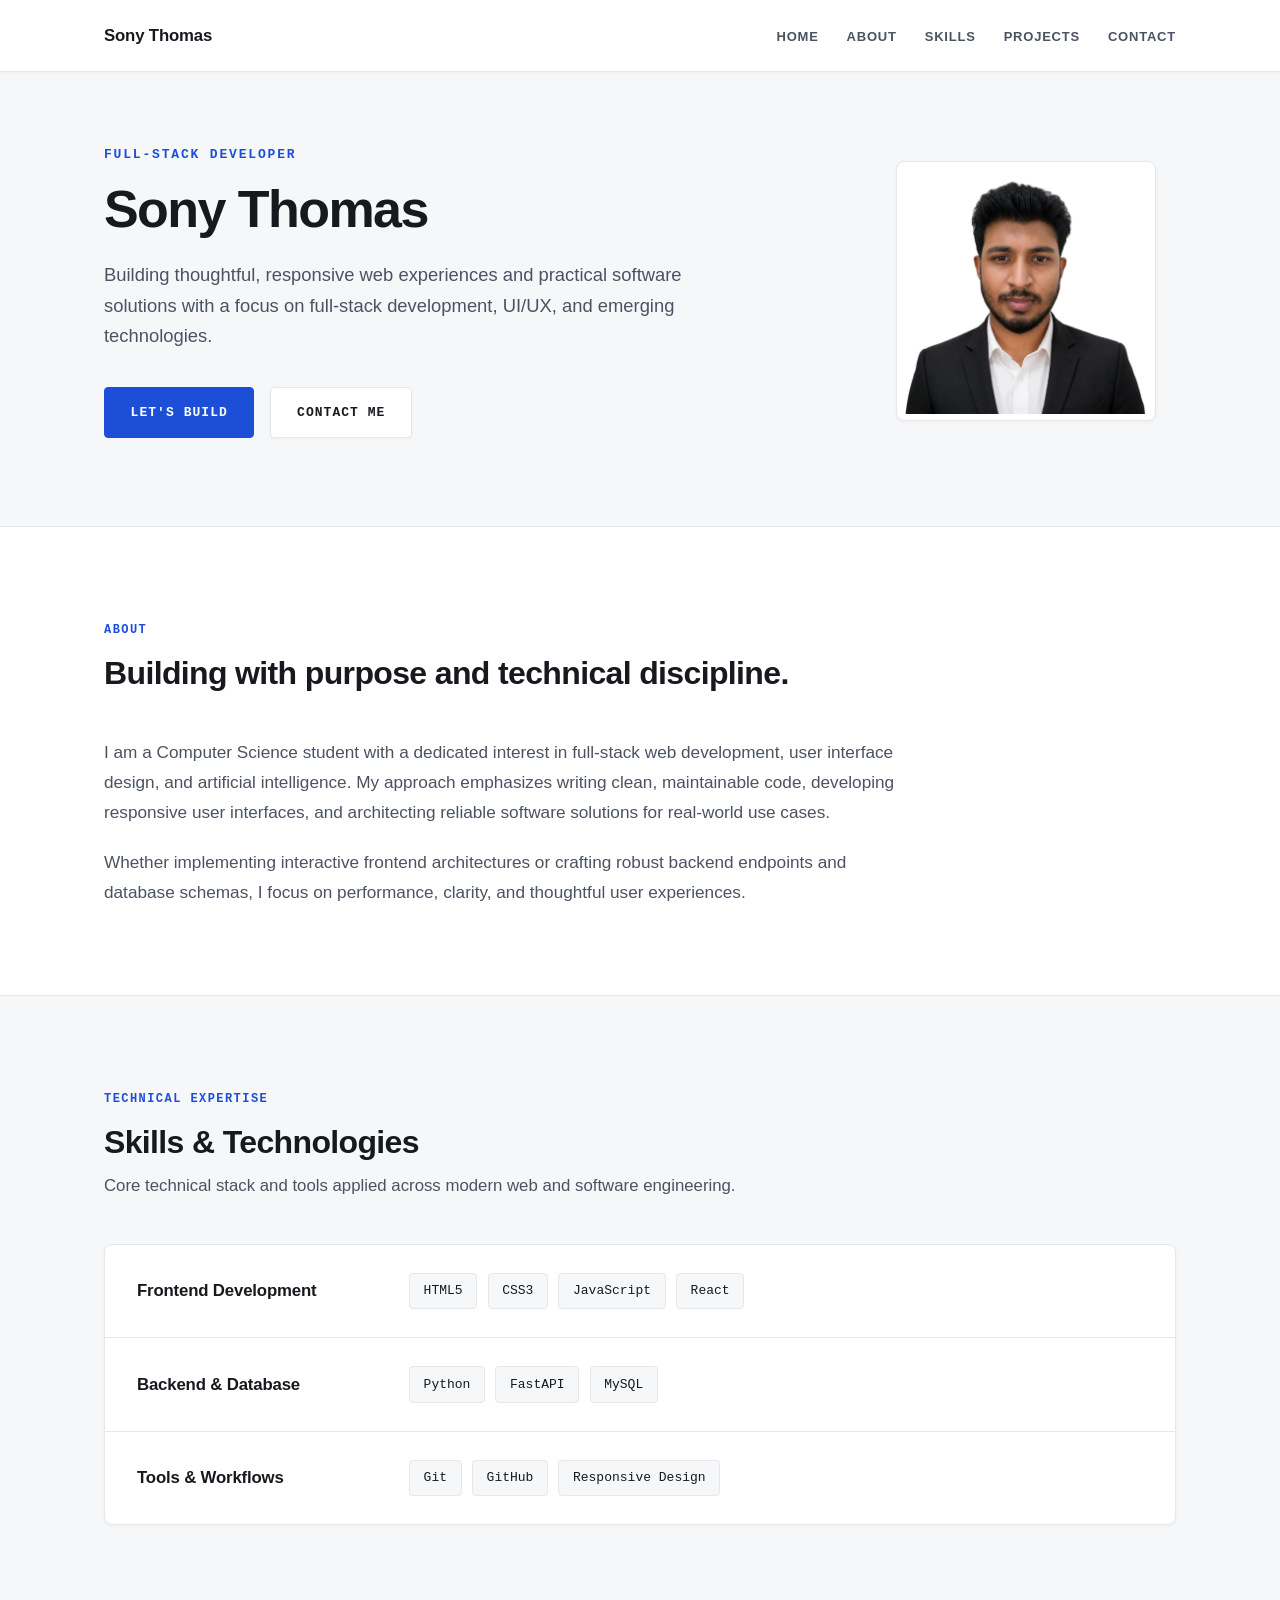
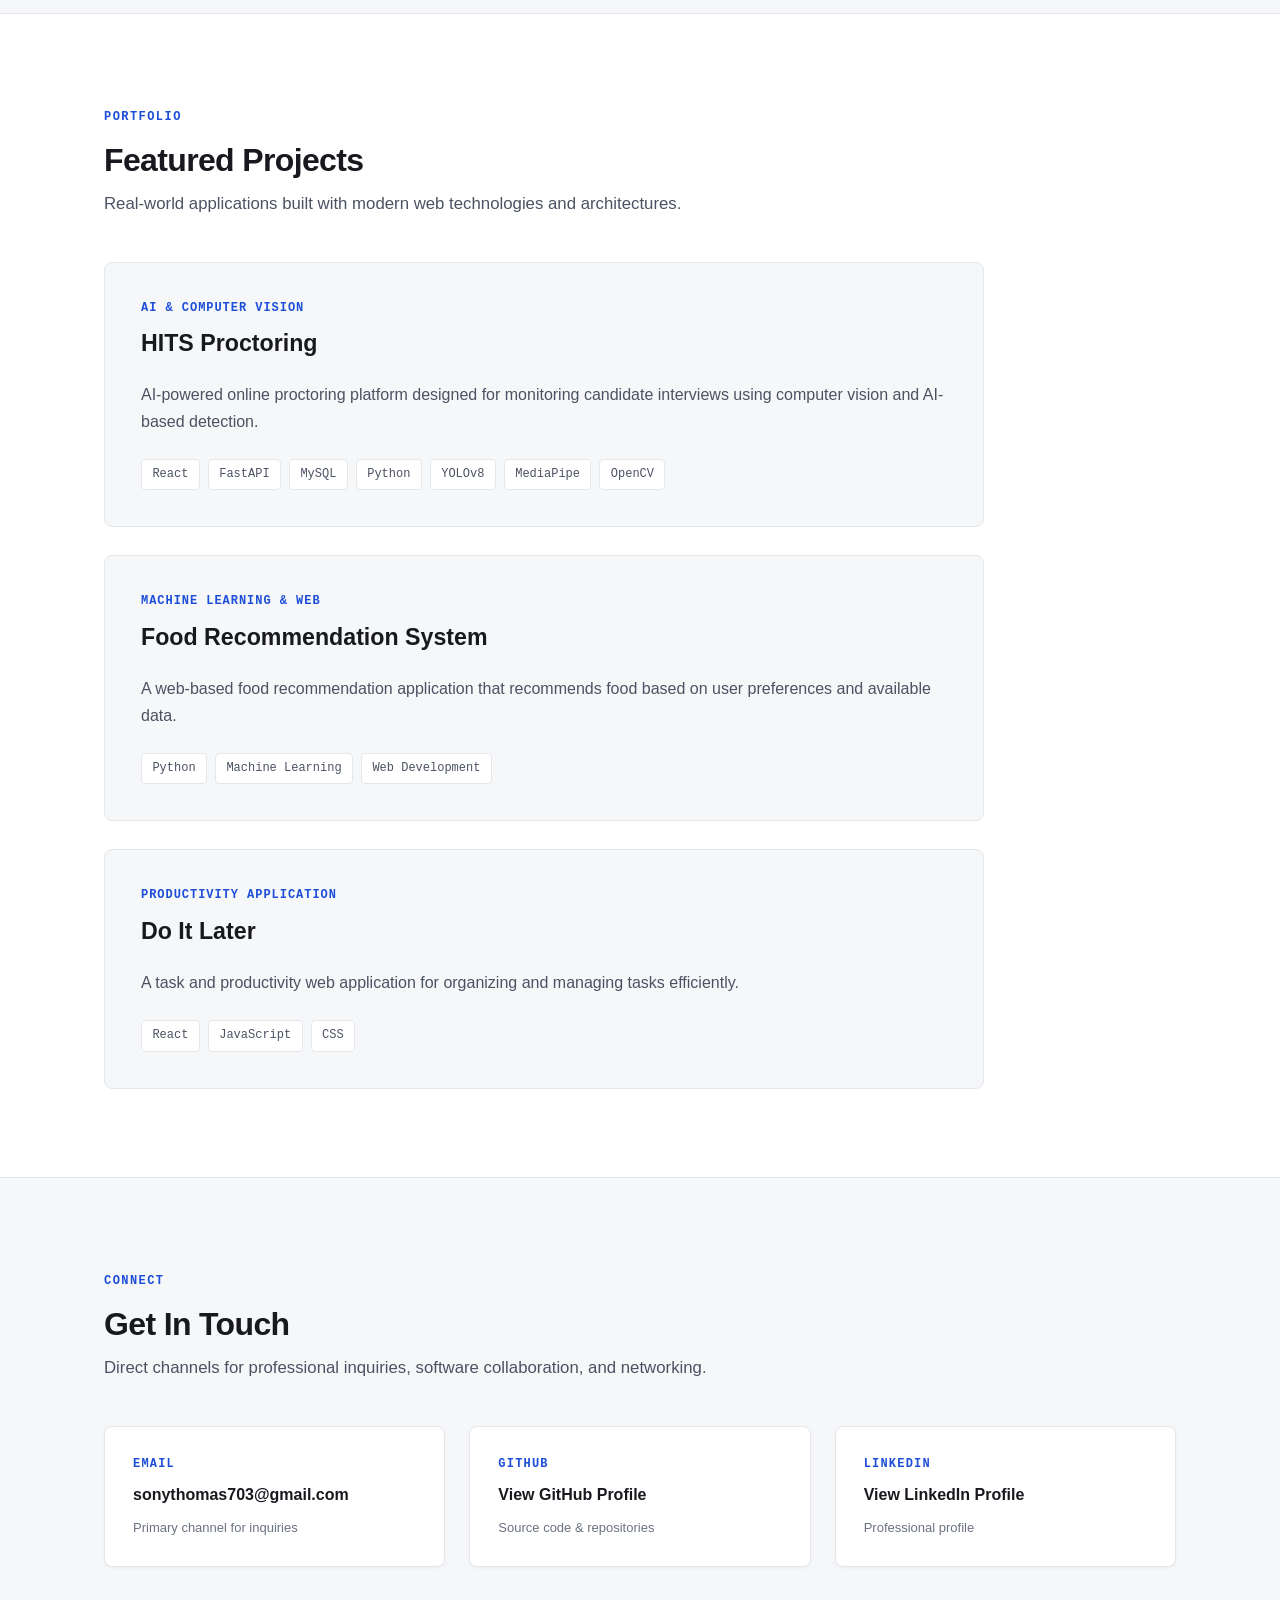
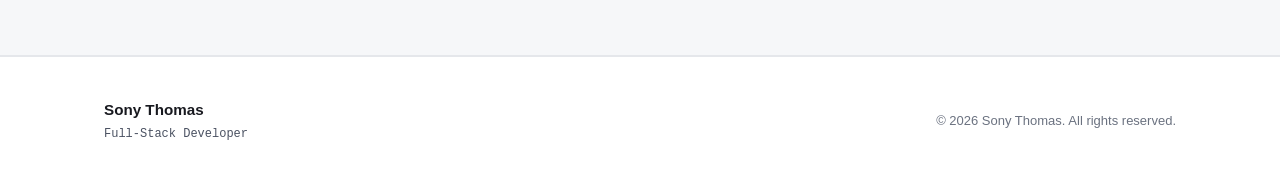
<file: Task-02/index.html>
<!DOCTYPE html>
<html lang="en">
<head>
  <meta charset="UTF-8">
  <meta name="viewport" content="width=device-width, initial-scale=1.0">
  <meta name="description" content="Sony Thomas — Full-Stack Developer Portfolio. Building responsive web experiences and practical software solutions.">
  <title>Sony Thomas | Full-Stack Developer</title>
  <link rel="stylesheet" href="style.css">
</head>
<body>
  <!-- Header & Navigation -->
  <header class="site-header">
    <div class="container nav-container">
      <a href="#home" class="nav-brand" aria-label="Sony Thomas Portfolio Home">
        Sony Thomas
      </a>
      <nav class="site-nav" aria-label="Primary Navigation">
        <ul class="nav-list">
          <li><a href="#home" class="nav-link">HOME</a></li>
          <li><a href="#about" class="nav-link">ABOUT</a></li>
          <li><a href="#skills" class="nav-link">SKILLS</a></li>
          <li><a href="#projects" class="nav-link">PROJECTS</a></li>
          <li><a href="#contact" class="nav-link">CONTACT</a></li>
        </ul>
      </nav>
    </div>
  </header>

  <!-- Main Content -->
  <main>
    <!-- Hero Section -->
    <section id="home" class="hero-section" aria-labelledby="hero-title">
      <div class="container hero-grid">
        <div class="hero-content">
          <span class="eyebrow">FULL-STACK DEVELOPER</span>
          <h1 id="hero-title" class="hero-title">Sony Thomas</h1>
          <p class="hero-description">
            Building thoughtful, responsive web experiences and practical software solutions with a focus on full-stack development, UI/UX, and emerging technologies.
          </p>
          <div class="hero-actions">
            <a href="#projects" class="btn btn-primary">LET'S BUILD</a>
            <a href="#contact" class="btn btn-secondary">CONTACT ME</a>
          </div>
        </div>
        <div class="hero-visual">
          <div class="image-frame">
            <img 
              src="assets/profile1.png" 
              alt="Portrait photograph of Sony Thomas" 
              class="profile-img"
              width="260"
              height="260"
            >
          </div>
        </div>
      </div>
    </section>

    <!-- About Section -->
    <section id="about" class="section about-section" aria-labelledby="about-heading">
      <div class="container">
        <div class="section-header">
          <span class="section-label">ABOUT</span>
          <h2 id="about-heading" class="section-title">Building with purpose and technical discipline.</h2>
        </div>
        <div class="about-content">
          <p>
            I am a Computer Science student with a dedicated interest in full-stack web development, user interface design, and artificial intelligence. My approach emphasizes writing clean, maintainable code, developing responsive user interfaces, and architecting reliable software solutions for real-world use cases.
          </p>
          <p>
            Whether implementing interactive frontend architectures or crafting robust backend endpoints and database schemas, I focus on performance, clarity, and thoughtful user experiences.
          </p>
        </div>
      </div>
    </section>

    <!-- Skills Section -->
    <section id="skills" class="section skills-section" aria-labelledby="skills-heading">
      <div class="container">
        <div class="section-header">
          <span class="section-label">TECHNICAL EXPERTISE</span>
          <h2 id="skills-heading" class="section-title">Skills & Technologies</h2>
          <p class="section-subtitle">Core technical stack and tools applied across modern web and software engineering.</p>
        </div>
        <div class="skills-list-container">
          <div class="skills-row">
            <h3 class="skills-group-title">Frontend Development</h3>
            <div class="skills-tags-wrap">
              <span class="skill-badge">HTML5</span>
              <span class="skill-badge">CSS3</span>
              <span class="skill-badge">JavaScript</span>
              <span class="skill-badge">React</span>
            </div>
          </div>
          <div class="skills-row">
            <h3 class="skills-group-title">Backend & Database</h3>
            <div class="skills-tags-wrap">
              <span class="skill-badge">Python</span>
              <span class="skill-badge">FastAPI</span>
              <span class="skill-badge">MySQL</span>
            </div>
          </div>
          <div class="skills-row">
            <h3 class="skills-group-title">Tools & Workflows</h3>
            <div class="skills-tags-wrap">
              <span class="skill-badge">Git</span>
              <span class="skill-badge">GitHub</span>
              <span class="skill-badge">Responsive Design</span>
            </div>
          </div>
        </div>
      </div>
    </section>

    <!-- Projects Section -->
    <section id="projects" class="section projects-section" aria-labelledby="projects-heading">
      <div class="container">
        <div class="section-header">
          <span class="section-label">PORTFOLIO</span>
          <h2 id="projects-heading" class="section-title">Featured Projects</h2>
          <p class="section-subtitle">Real-world applications built with modern web technologies and architectures.</p>
        </div>
        <div class="projects-grid">
          <!-- Project 1 -->
          <article class="project-card">
            <div class="project-header">
              <span class="project-category">AI & Computer Vision</span>
              <h3 class="project-title">HITS Proctoring</h3>
            </div>
            <p class="project-description">
              AI-powered online proctoring platform designed for monitoring candidate interviews using computer vision and AI-based detection.
            </p>
            <div class="project-stack" aria-label="Technologies used">
              <span class="tech-tag">React</span>
              <span class="tech-tag">FastAPI</span>
              <span class="tech-tag">MySQL</span>
              <span class="tech-tag">Python</span>
              <span class="tech-tag">YOLOv8</span>
              <span class="tech-tag">MediaPipe</span>
              <span class="tech-tag">OpenCV</span>
            </div>
          </article>

          <!-- Project 2 -->
          <article class="project-card">
            <div class="project-header">
              <span class="project-category">Machine Learning & Web</span>
              <h3 class="project-title">Food Recommendation System</h3>
            </div>
            <p class="project-description">
              A web-based food recommendation application that recommends food based on user preferences and available data.
            </p>
            <div class="project-stack" aria-label="Technologies used">
              <span class="tech-tag">Python</span>
              <span class="tech-tag">Machine Learning</span>
              <span class="tech-tag">Web Development</span>
            </div>
          </article>

          <!-- Project 3 -->
          <article class="project-card">
            <div class="project-header">
              <span class="project-category">Productivity Application</span>
              <h3 class="project-title">Do It Later</h3>
            </div>
            <p class="project-description">
              A task and productivity web application for organizing and managing tasks efficiently.
            </p>
            <div class="project-stack" aria-label="Technologies used">
              <span class="tech-tag">React</span>
              <span class="tech-tag">JavaScript</span>
              <span class="tech-tag">CSS</span>
            </div>
          </article>
        </div>
      </div>
    </section>

    <!-- Contact Section -->
    <section id="contact" class="section contact-section" aria-labelledby="contact-heading">
      <div class="container">
        <div class="section-header">
          <span class="section-label">CONNECT</span>
          <h2 id="contact-heading" class="section-title">Get In Touch</h2>
          <p class="section-subtitle">Direct channels for professional inquiries, software collaboration, and networking.</p>
        </div>
        <div class="contact-grid">
          <div class="contact-card">
            <span class="contact-channel">EMAIL</span>
            <a href="mailto:sonythomas703@gmail.com" class="contact-link">sonythomas703@gmail.com</a>
            <span class="contact-note">Primary channel for inquiries</span>
          </div>
          <div class="contact-card">
            <span class="contact-channel">GITHUB</span>
            <a href="https://github.com/sonythomas07" target="_blank" rel="noopener noreferrer" class="contact-link">View GitHub Profile</a>
            <span class="contact-note">Source code & repositories</span>
          </div>
          <div class="contact-card">
            <span class="contact-channel">LINKEDIN</span>
            <a href="https://www.linkedin.com/in/sony-thomas-dev/" target="_blank" rel="noopener noreferrer" class="contact-link">View LinkedIn Profile</a>
            <span class="contact-note">Professional profile</span>
          </div>
        </div>
      </div>
    </section>
  </main>

  <!-- Footer -->
  <footer class="site-footer">
    <div class="container footer-container">
      <div class="footer-info">
        <p class="footer-brand">Sony Thomas</p>
        <p class="footer-role">Full-Stack Developer</p>
      </div>
      <div class="footer-copyright">
        <p>&copy; 2026 Sony Thomas. All rights reserved.</p>
      </div>
    </div>
  </footer>
</body>
</html>
</file>
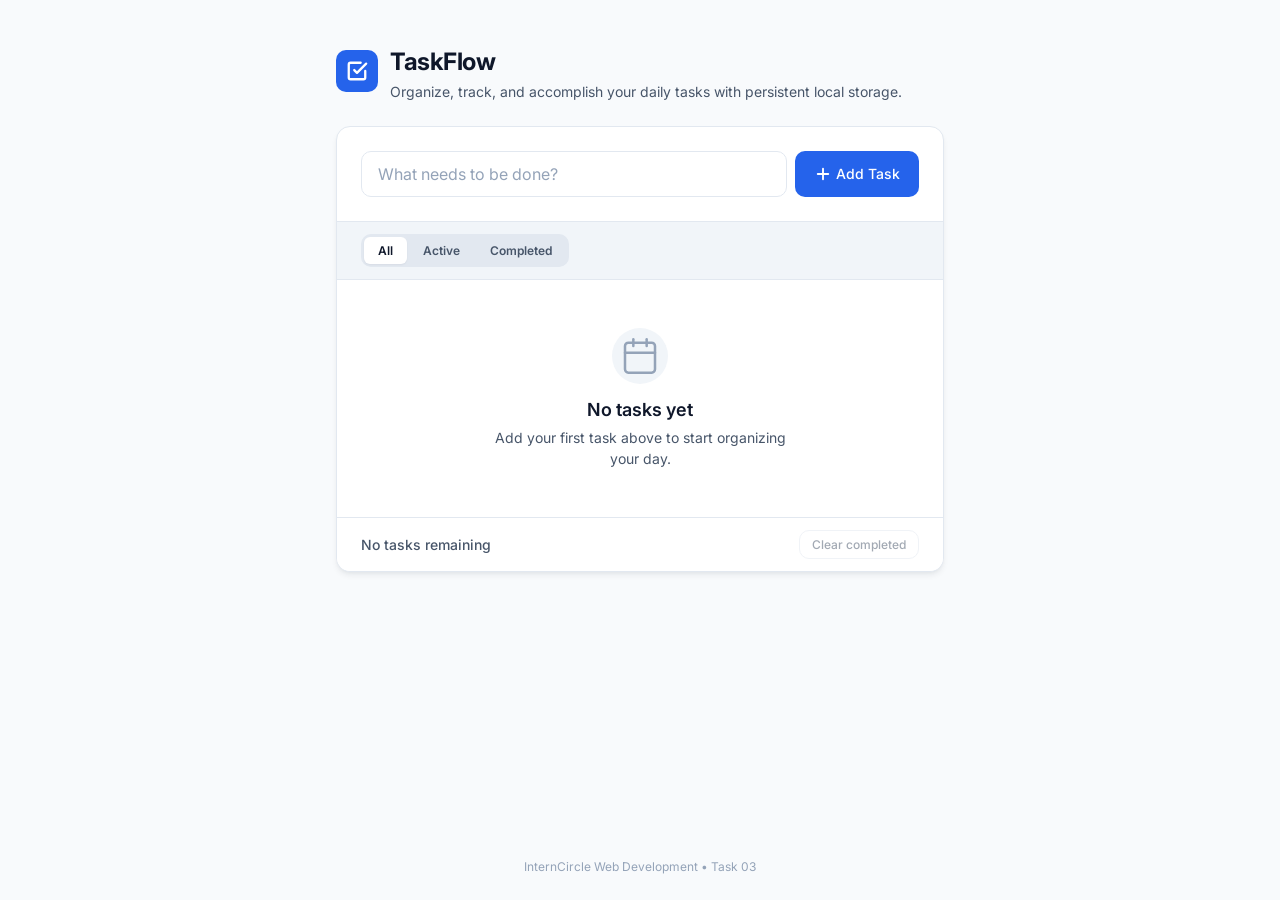
<file: Task-03/index.html>
<!DOCTYPE html>
<html lang="en">
<head>
  <meta charset="UTF-8">
  <meta name="viewport" content="width=device-width, initial-scale=1.0">
  <meta name="description" content="TaskFlow — A clean, interactive To-Do List web application with local storage persistence, task filtering, and responsive design.">
  <title>TaskFlow — Interactive To-Do List</title>
  
  <!-- Google Fonts: Inter -->
  <link rel="preconnect" href="https://fonts.googleapis.com">
  <link rel="preconnect" href="https://fonts.gstatic.com" crossorigin>
  <link href="https://fonts.googleapis.com/css2?family=Inter:wght@400;500;600;700&display=swap" rel="stylesheet">
  
  <!-- Stylesheet -->
  <link rel="stylesheet" href="style.css">
</head>
<body>
  <div class="app-container">
    <!-- Header -->
    <header class="app-header">
      <div class="header-content">
        <div class="logo-badge" aria-hidden="true">
          <svg width="22" height="22" viewBox="0 0 24 24" fill="none" stroke="currentColor" stroke-width="2.5" stroke-linecap="round" stroke-linejoin="round">
            <path d="M9 11l3 3L22 4"></path>
            <path d="M21 12v7a2 2 0 0 1-2 2H5a2 2 0 0 1-2-2V5a2 2 0 0 1 2-2h11"></path>
          </svg>
        </div>
        <div>
          <h1 class="app-title">TaskFlow</h1>
          <p class="app-description">Organize, track, and accomplish your daily tasks with persistent local storage.</p>
        </div>
      </div>
    </header>

    <!-- Main Content -->
    <main class="app-main">
      <div class="card app-card">
        <!-- Add Task Form Section -->
        <section class="task-input-section" aria-label="Add new task">
          <form id="task-form" class="task-form" novalidate>
            <div class="input-wrapper">
              <label for="task-input" class="visually-hidden">Task description</label>
              <input
                type="text"
                id="task-input"
                class="task-input"
                placeholder="What needs to be done?"
                autocomplete="off"
                maxlength="250"
                aria-describedby="task-validation-error"
                required
              >
              <button type="submit" id="add-task-btn" class="btn btn-primary" aria-label="Add task to list">
                <svg width="18" height="18" viewBox="0 0 24 24" fill="none" stroke="currentColor" stroke-width="2.5" stroke-linecap="round" stroke-linejoin="round" aria-hidden="true">
                  <line x1="12" y1="5" x2="12" y2="19"></line>
                  <line x1="5" y1="12" x2="19" y2="12"></line>
                </svg>
                <span>Add Task</span>
              </button>
            </div>
            <div id="task-validation-error" class="validation-message" role="alert" aria-live="polite"></div>
          </form>
        </section>

        <!-- Filter Controls -->
        <nav class="filters-bar" aria-label="Task status filters">
          <div class="filter-tabs" role="tablist" aria-label="Filter tasks by status">
            <button
              type="button"
              class="filter-tab active"
              data-filter="all"
              role="tab"
              aria-selected="true"
              id="filter-tab-all"
            >
              All
            </button>
            <button
              type="button"
              class="filter-tab"
              data-filter="active"
              role="tab"
              aria-selected="false"
              id="filter-tab-active"
            >
              Active
            </button>
            <button
              type="button"
              class="filter-tab"
              data-filter="completed"
              role="tab"
              aria-selected="false"
              id="filter-tab-completed"
            >
              Completed
            </button>
          </div>
        </nav>

        <!-- Task List Section -->
        <section class="tasks-section" aria-label="Task items">
          <ul id="task-list" class="task-list" role="list" aria-label="To-do list">
            <!-- Dynamically populated via JavaScript -->
          </ul>

          <!-- Empty State -->
          <div id="empty-state" class="empty-state" role="status" aria-live="polite">
            <div class="empty-icon" aria-hidden="true">
              <svg width="40" height="40" viewBox="0 0 24 24" fill="none" stroke="currentColor" stroke-width="1.5" stroke-linecap="round" stroke-linejoin="round">
                <rect x="3" y="4" width="18" height="18" rx="2" ry="2"></rect>
                <line x1="16" y1="2" x2="16" y2="6"></line>
                <line x1="8" y1="2" x2="8" y2="6"></line>
                <line x1="3" y1="10" x2="21" y2="10"></line>
              </svg>
            </div>
            <h2 class="empty-heading" id="empty-heading">No tasks yet</h2>
            <p class="empty-subtext" id="empty-subtext">Add your first task above to start organizing your day.</p>
          </div>
        </section>

        <!-- Footer / Action Bar -->
        <footer class="app-card-footer">
          <span id="task-counter" class="task-counter" role="status" aria-live="polite">No tasks remaining</span>
          <button
            type="button"
            id="clear-completed-btn"
            class="btn btn-secondary clear-completed-btn"
            aria-label="Clear all completed tasks"
            disabled
          >
            Clear completed
          </button>
        </footer>
      </div>
    </main>

    <!-- Page Footer -->
    <footer class="page-footer">
      <p>InternCircle Web Development &bull; Task 03</p>
    </footer>
  </div>

  <!-- JavaScript -->
  <script src="script.js"></script>
</body>
</html>
</file>
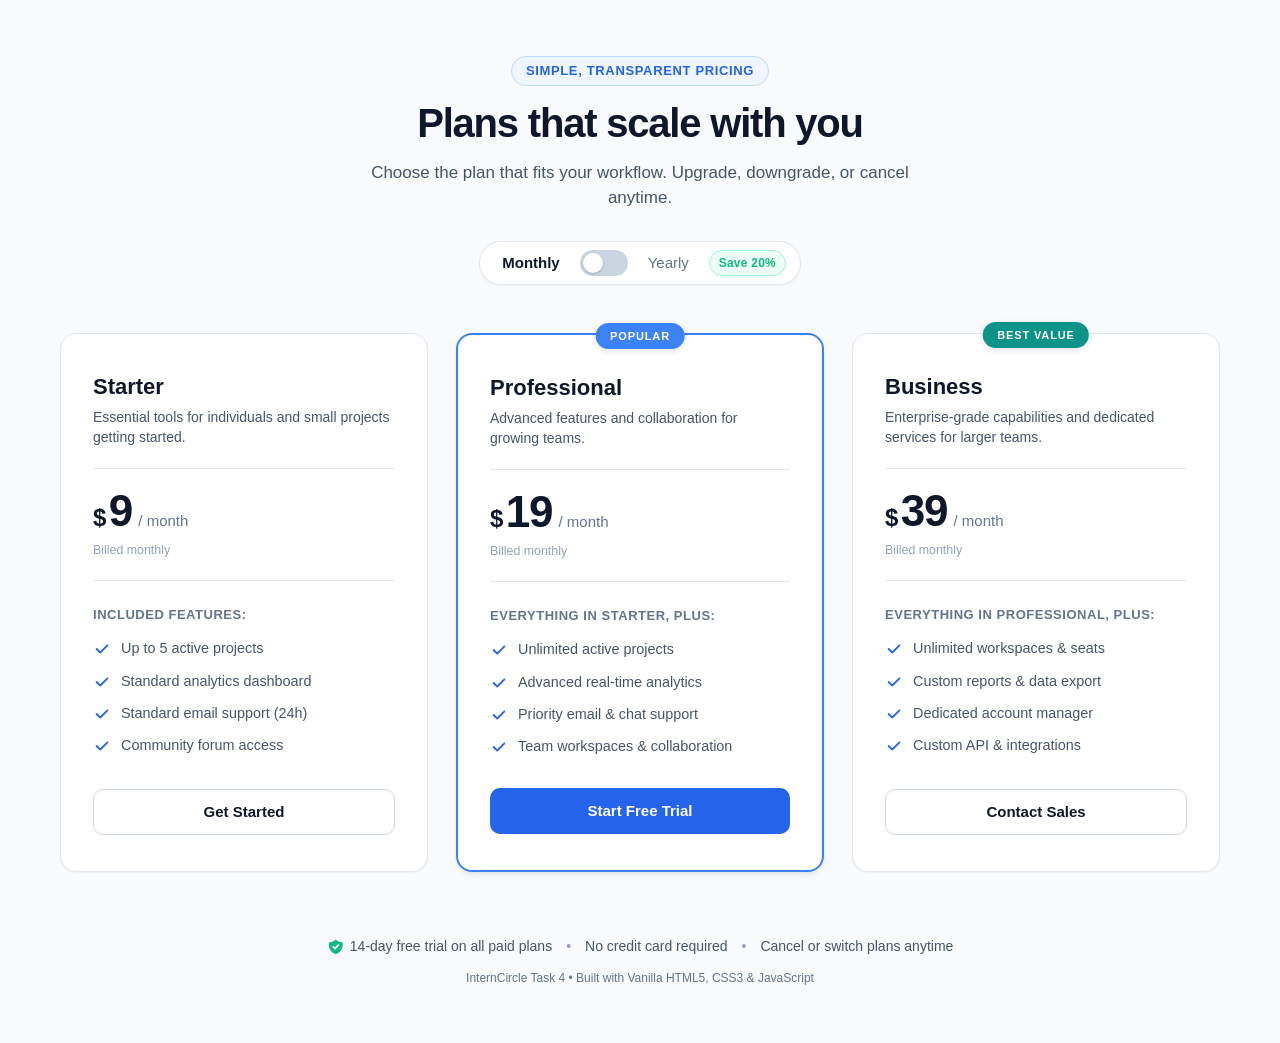
<file: Task-04/index.html>
<!DOCTYPE html>
<html lang="en">
<head>
  <meta charset="UTF-8">
  <meta name="viewport" content="width=device-width, initial-scale=1.0">
  <title>SaaS Pricing Plans — Flexible &amp; Transparent</title>
  <meta name="description" content="Choose the perfect SaaS plan for your workflow with flexible monthly and yearly billing options.">
  <link rel="stylesheet" href="style.css">
</head>
<body>
  <div class="page-container">
    <!-- Header Section -->
    <header class="pricing-header">
      <span class="eyebrow-badge">Simple, Transparent Pricing</span>
      <h1 class="pricing-title">Plans that scale with you</h1>
      <p class="pricing-description">
        Choose the plan that fits your workflow. Upgrade, downgrade, or cancel anytime.
      </p>

      <!-- Billing Cycle Toggle -->
      <div class="billing-toggle-container" role="group" aria-label="Billing cycle selector">
        <button
          type="button"
          class="toggle-label-btn active"
          id="monthly-label-btn"
          aria-pressed="true"
        >
          Monthly
        </button>

        <label class="toggle-switch" for="billing-checkbox">
          <input
            type="checkbox"
            id="billing-checkbox"
            class="toggle-checkbox"
            role="switch"
            aria-checked="false"
            aria-label="Toggle between monthly and yearly billing"
          >
          <span class="toggle-slider" aria-hidden="true"></span>
        </label>

        <button
          type="button"
          class="toggle-label-btn"
          id="yearly-label-btn"
          aria-pressed="false"
        >
          Yearly
        </button>

        <span class="discount-badge" aria-label="Save 20 percent on yearly plans">Save 20%</span>
      </div>
    </header>

    <!-- Main Pricing Cards Section -->
    <main class="pricing-main">
      <section class="pricing-grid" aria-label="Pricing tiers">

        <!-- Card 1: Starter -->
        <article class="pricing-card" data-plan="starter">
          <div class="card-header">
            <h2 class="plan-name">Starter</h2>
            <p class="plan-description">Essential tools for individuals and small projects getting started.</p>
          </div>

          <div class="price-container">
            <div class="price-value-wrap">
              <span class="currency" aria-hidden="true">$</span>
              <span class="price-amount" data-monthly="9" data-yearly="86">9</span>
              <span class="billing-period" data-monthly="/ month" data-yearly="/ year">/ month</span>
            </div>
            <p class="billing-subtext" data-monthly="Billed monthly" data-yearly="Billed annually ($86/yr)">
              Billed monthly
            </p>
          </div>

          <div class="card-features">
            <p class="features-heading">Included features:</p>
            <ul class="feature-list">
              <li class="feature-item">
                <svg class="feature-icon" viewBox="0 0 20 20" fill="currentColor" aria-hidden="true">
                  <path fill-rule="evenodd" d="M16.707 5.293a1 1 0 010 1.414l-8 8a1 1 0 01-1.414 0l-4-4a1 1 0 011.414-1.414L8 12.586l7.293-7.293a1 1 0 011.414 0z" clip-rule="evenodd" />
                </svg>
                <span>Up to 5 active projects</span>
              </li>
              <li class="feature-item">
                <svg class="feature-icon" viewBox="0 0 20 20" fill="currentColor" aria-hidden="true">
                  <path fill-rule="evenodd" d="M16.707 5.293a1 1 0 010 1.414l-8 8a1 1 0 01-1.414 0l-4-4a1 1 0 011.414-1.414L8 12.586l7.293-7.293a1 1 0 011.414 0z" clip-rule="evenodd" />
                </svg>
                <span>Standard analytics dashboard</span>
              </li>
              <li class="feature-item">
                <svg class="feature-icon" viewBox="0 0 20 20" fill="currentColor" aria-hidden="true">
                  <path fill-rule="evenodd" d="M16.707 5.293a1 1 0 010 1.414l-8 8a1 1 0 01-1.414 0l-4-4a1 1 0 011.414-1.414L8 12.586l7.293-7.293a1 1 0 011.414 0z" clip-rule="evenodd" />
                </svg>
                <span>Standard email support (24h)</span>
              </li>
              <li class="feature-item">
                <svg class="feature-icon" viewBox="0 0 20 20" fill="currentColor" aria-hidden="true">
                  <path fill-rule="evenodd" d="M16.707 5.293a1 1 0 010 1.414l-8 8a1 1 0 01-1.414 0l-4-4a1 1 0 011.414-1.414L8 12.586l7.293-7.293a1 1 0 011.414 0z" clip-rule="evenodd" />
                </svg>
                <span>Community forum access</span>
              </li>
            </ul>
          </div>

          <div class="card-action">
            <button type="button" class="btn btn-outline" aria-label="Get Started with the Starter plan">
              Get Started
            </button>
          </div>
        </article>

        <!-- Card 2: Professional (Featured - POPULAR) -->
        <article class="pricing-card pricing-card-popular" data-plan="professional">
          <div class="badge-ribbon badge-popular" aria-label="Most popular plan">
            POPULAR
          </div>

          <div class="card-header">
            <h2 class="plan-name">Professional</h2>
            <p class="plan-description">Advanced features and collaboration for growing teams.</p>
          </div>

          <div class="price-container">
            <div class="price-value-wrap">
              <span class="currency" aria-hidden="true">$</span>
              <span class="price-amount" data-monthly="19" data-yearly="182">19</span>
              <span class="billing-period" data-monthly="/ month" data-yearly="/ year">/ month</span>
            </div>
            <p class="billing-subtext" data-monthly="Billed monthly" data-yearly="Billed annually ($182/yr)">
              Billed monthly
            </p>
          </div>

          <div class="card-features">
            <p class="features-heading">Everything in Starter, plus:</p>
            <ul class="feature-list">
              <li class="feature-item">
                <svg class="feature-icon" viewBox="0 0 20 20" fill="currentColor" aria-hidden="true">
                  <path fill-rule="evenodd" d="M16.707 5.293a1 1 0 010 1.414l-8 8a1 1 0 01-1.414 0l-4-4a1 1 0 011.414-1.414L8 12.586l7.293-7.293a1 1 0 011.414 0z" clip-rule="evenodd" />
                </svg>
                <span>Unlimited active projects</span>
              </li>
              <li class="feature-item">
                <svg class="feature-icon" viewBox="0 0 20 20" fill="currentColor" aria-hidden="true">
                  <path fill-rule="evenodd" d="M16.707 5.293a1 1 0 010 1.414l-8 8a1 1 0 01-1.414 0l-4-4a1 1 0 011.414-1.414L8 12.586l7.293-7.293a1 1 0 011.414 0z" clip-rule="evenodd" />
                </svg>
                <span>Advanced real-time analytics</span>
              </li>
              <li class="feature-item">
                <svg class="feature-icon" viewBox="0 0 20 20" fill="currentColor" aria-hidden="true">
                  <path fill-rule="evenodd" d="M16.707 5.293a1 1 0 010 1.414l-8 8a1 1 0 01-1.414 0l-4-4a1 1 0 011.414-1.414L8 12.586l7.293-7.293a1 1 0 011.414 0z" clip-rule="evenodd" />
                </svg>
                <span>Priority email &amp; chat support</span>
              </li>
              <li class="feature-item">
                <svg class="feature-icon" viewBox="0 0 20 20" fill="currentColor" aria-hidden="true">
                  <path fill-rule="evenodd" d="M16.707 5.293a1 1 0 010 1.414l-8 8a1 1 0 01-1.414 0l-4-4a1 1 0 011.414-1.414L8 12.586l7.293-7.293a1 1 0 011.414 0z" clip-rule="evenodd" />
                </svg>
                <span>Team workspaces &amp; collaboration</span>
              </li>
            </ul>
          </div>

          <div class="card-action">
            <button type="button" class="btn btn-primary" aria-label="Start Free Trial with the Professional plan">
              Start Free Trial
            </button>
          </div>
        </article>

        <!-- Card 3: Business (BEST VALUE) -->
        <article class="pricing-card" data-plan="business">
          <div class="badge-ribbon badge-best-value" aria-label="Best value plan">
            BEST VALUE
          </div>

          <div class="card-header">
            <h2 class="plan-name">Business</h2>
            <p class="plan-description">Enterprise-grade capabilities and dedicated services for larger teams.</p>
          </div>

          <div class="price-container">
            <div class="price-value-wrap">
              <span class="currency" aria-hidden="true">$</span>
              <span class="price-amount" data-monthly="39" data-yearly="374">39</span>
              <span class="billing-period" data-monthly="/ month" data-yearly="/ year">/ month</span>
            </div>
            <p class="billing-subtext" data-monthly="Billed monthly" data-yearly="Billed annually ($374/yr)">
              Billed monthly
            </p>
          </div>

          <div class="card-features">
            <p class="features-heading">Everything in Professional, plus:</p>
            <ul class="feature-list">
              <li class="feature-item">
                <svg class="feature-icon" viewBox="0 0 20 20" fill="currentColor" aria-hidden="true">
                  <path fill-rule="evenodd" d="M16.707 5.293a1 1 0 010 1.414l-8 8a1 1 0 01-1.414 0l-4-4a1 1 0 011.414-1.414L8 12.586l7.293-7.293a1 1 0 011.414 0z" clip-rule="evenodd" />
                </svg>
                <span>Unlimited workspaces &amp; seats</span>
              </li>
              <li class="feature-item">
                <svg class="feature-icon" viewBox="0 0 20 20" fill="currentColor" aria-hidden="true">
                  <path fill-rule="evenodd" d="M16.707 5.293a1 1 0 010 1.414l-8 8a1 1 0 01-1.414 0l-4-4a1 1 0 011.414-1.414L8 12.586l7.293-7.293a1 1 0 011.414 0z" clip-rule="evenodd" />
                </svg>
                <span>Custom reports &amp; data export</span>
              </li>
              <li class="feature-item">
                <svg class="feature-icon" viewBox="0 0 20 20" fill="currentColor" aria-hidden="true">
                  <path fill-rule="evenodd" d="M16.707 5.293a1 1 0 010 1.414l-8 8a1 1 0 01-1.414 0l-4-4a1 1 0 011.414-1.414L8 12.586l7.293-7.293a1 1 0 011.414 0z" clip-rule="evenodd" />
                </svg>
                <span>Dedicated account manager</span>
              </li>
              <li class="feature-item">
                <svg class="feature-icon" viewBox="0 0 20 20" fill="currentColor" aria-hidden="true">
                  <path fill-rule="evenodd" d="M16.707 5.293a1 1 0 010 1.414l-8 8a1 1 0 01-1.414 0l-4-4a1 1 0 011.414-1.414L8 12.586l7.293-7.293a1 1 0 011.414 0z" clip-rule="evenodd" />
                </svg>
                <span>Custom API &amp; integrations</span>
              </li>
            </ul>
          </div>

          <div class="card-action">
            <button type="button" class="btn btn-outline" aria-label="Contact Sales for the Business plan">
              Contact Sales
            </button>
          </div>
        </article>

      </section>
    </main>

    <!-- Footer Section -->
    <footer class="pricing-footer">
      <div class="guarantee-list">
        <span class="guarantee-item">
          <svg class="guarantee-icon" viewBox="0 0 20 20" fill="currentColor" aria-hidden="true">
            <path fill-rule="evenodd" d="M2.166 4.999A11.954 11.954 0 0010 1.944 11.954 11.954 0 0017.834 5c.11.65.166 1.32.166 2.001 0 5.225-3.34 9.67-8 11.317C5.34 16.67 2 12.225 2 7c0-.682.057-1.35.166-2.001zm11.541 3.708a1 1 0 00-1.414-1.414L9 10.586 7.707 9.293a1 1 0 00-1.414 1.414l2 2a1 1 0 001.414 0l4-4z" clip-rule="evenodd" />
          </svg>
          14-day free trial on all paid plans
        </span>
        <span class="bullet" aria-hidden="true">&bull;</span>
        <span class="guarantee-item">No credit card required</span>
        <span class="bullet" aria-hidden="true">&bull;</span>
        <span class="guarantee-item">Cancel or switch plans anytime</span>
      </div>
      <p class="footer-copy">InternCircle Task 4 &bull; Built with Vanilla HTML5, CSS3 &amp; JavaScript</p>
    </footer>
  </div>

  <script src="script.js"></script>
</body>
</html>
</file>
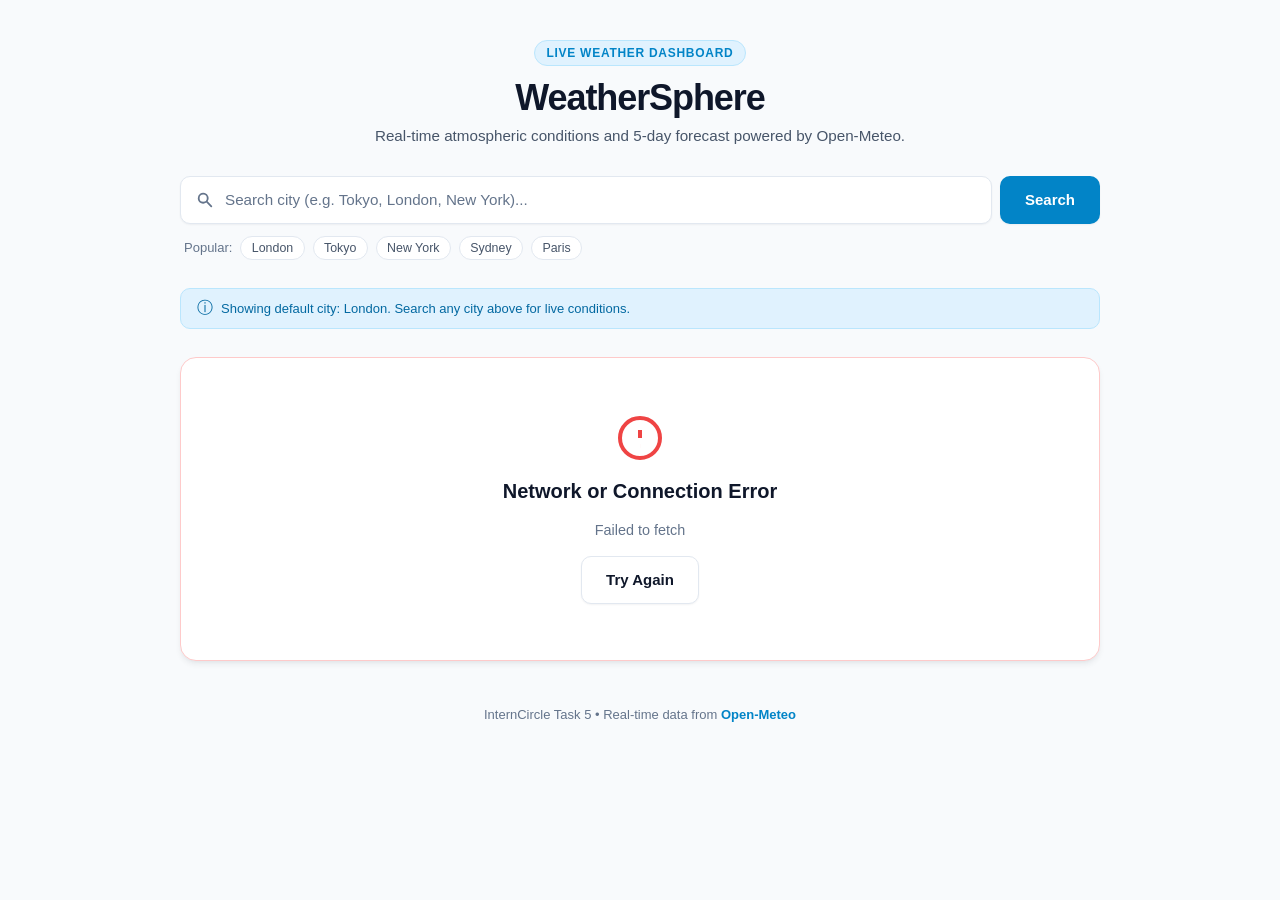
<file: Task-05/index.html>
<!DOCTYPE html>
<html lang="en">
<head>
  <meta charset="UTF-8">
  <meta name="viewport" content="width=device-width, initial-scale=1.0">
  <title>Live Weather Dashboard — Open-Meteo API</title>
  <meta name="description" content="Real-time live weather conditions, meteorological metrics, and 5-day daily forecast powered by Open-Meteo APIs.">
  <link rel="stylesheet" href="style.css">
</head>
<body>
  <div class="app-container">
    <!-- Header -->
    <header class="app-header">
      <div class="header-badge">Live Weather Dashboard</div>
      <h1 class="app-title">WeatherSphere</h1>
      <p class="app-subtitle">Real-time atmospheric conditions and 5-day forecast powered by Open-Meteo.</p>
    </header>

    <!-- Search Section -->
    <section class="search-section" aria-label="City search">
      <form id="search-form" class="search-form" role="search" novalidate>
        <div class="search-input-wrapper">
          <label for="city-input" class="visually-hidden">Enter city name</label>
          <svg class="search-input-icon" viewBox="0 0 20 20" fill="currentColor" aria-hidden="true">
            <path fill-rule="evenodd" d="M8 4a4 4 0 100 8 4 4 0 000-8zM2 8a6 6 0 1110.89 3.476l4.817 4.817a1 1 0 01-1.414 1.414l-4.816-4.816A6 6 0 012 8z" clip-rule="evenodd" />
          </svg>
          <input
            type="text"
            id="city-input"
            class="search-input"
            placeholder="Search city (e.g. Tokyo, London, New York)..."
            autocomplete="off"
            aria-describedby="search-validation"
          >
          <button type="submit" id="search-btn" class="btn btn-primary">
            <span class="btn-text">Search</span>
          </button>
        </div>
        <div id="search-validation" class="search-validation" role="alert" aria-live="polite" hidden></div>
      </form>

      <!-- Quick City Suggestions -->
      <div class="quick-cities" role="group" aria-label="Quick city suggestions">
        <span class="quick-label">Popular:</span>
        <button type="button" class="chip-btn" data-city="London">London</button>
        <button type="button" class="chip-btn" data-city="Tokyo">Tokyo</button>
        <button type="button" class="chip-btn" data-city="New York">New York</button>
        <button type="button" class="chip-btn" data-city="Sydney">Sydney</button>
        <button type="button" class="chip-btn" data-city="Paris">Paris</button>
      </div>
    </section>

    <!-- Status Banner (Default City Notice) -->
    <div id="status-banner" class="status-banner" role="status" aria-live="polite">
      <span class="banner-icon" aria-hidden="true">&#9432;</span>
      <span id="status-banner-text">Showing default city: London. Search any city above for live conditions.</span>
    </div>

    <!-- Main Content State Displays -->
    <main class="dashboard-main" id="dashboard-main">

      <!-- Loading State Indicator -->
      <section id="loading-state" class="state-card loading-card" role="status" aria-live="polite" hidden>
        <div class="spinner" aria-hidden="true"></div>
        <p class="state-title">Fetching weather data...</p>
        <p class="state-desc">Connecting to Open-Meteo geocoding and forecast services.</p>
      </section>

      <!-- Error State Card -->
      <section id="error-state" class="state-card error-card" role="alert" aria-live="assertive" hidden>
        <div class="error-icon" aria-hidden="true">
          <svg viewBox="0 0 24 24" fill="none" stroke="currentColor" stroke-width="2">
            <circle cx="12" cy="12" r="10"></circle>
            <line x1="12" y1="8" x2="12" y2="12"></line>
            <line x1="12" y1="16" x2="12.01" y2="16"></line>
          </svg>
        </div>
        <h2 id="error-title" class="state-title">Unable to load weather</h2>
        <p id="error-message" class="state-desc">City not found. Please verify the spelling and try again.</p>
        <button type="button" id="retry-btn" class="btn btn-secondary">
          Try Again
        </button>
      </section>

      <!-- Weather Data Display -->
      <div id="weather-content" class="weather-content">
        <!-- Current Weather Overview Card -->
        <article class="card current-weather-card" aria-label="Current Weather Conditions">
          <div class="current-header">
            <div>
              <h2 id="current-location" class="location-name">--</h2>
              <p id="current-coordinates" class="location-coords">--</p>
            </div>
            <span id="current-date" class="current-timestamp">--</span>
          </div>

          <div class="current-hero">
            <div class="current-temp-group">
              <span id="current-temp" class="hero-temp">--°</span>
              <div class="current-condition-wrap">
                <p id="current-condition" class="hero-condition">--</p>
                <p id="current-apparent" class="hero-apparent">Feels like --°C</p>
              </div>
            </div>
            <div id="current-weather-icon" class="hero-weather-icon" aria-hidden="true">
              <!-- SVG icon populated by JS -->
            </div>
          </div>

          <!-- Meteorological Metrics Grid -->
          <div class="metrics-grid" aria-label="Detailed weather metrics">
            <div class="metric-card">
              <div class="metric-icon" aria-hidden="true">
                <svg viewBox="0 0 24 24" fill="none" stroke="currentColor" stroke-width="2">
                  <path d="M14 14.76V3.5a2.5 2.5 0 0 0-5 0v11.26a4.5 4.5 0 1 0 5 0z" />
                </svg>
              </div>
              <div class="metric-info">
                <span class="metric-label">Apparent Temp</span>
                <span id="metric-apparent" class="metric-value">--°C</span>
              </div>
            </div>

            <div class="metric-card">
              <div class="metric-icon" aria-hidden="true">
                <svg viewBox="0 0 24 24" fill="none" stroke="currentColor" stroke-width="2">
                  <path d="M12 2.69l5.66 5.66a8 8 0 1 1-11.31 0z" />
                </svg>
              </div>
              <div class="metric-info">
                <span class="metric-label">Humidity</span>
                <span id="metric-humidity" class="metric-value">--%</span>
              </div>
            </div>

            <div class="metric-card">
              <div class="metric-icon" aria-hidden="true">
                <svg viewBox="0 0 24 24" fill="none" stroke="currentColor" stroke-width="2">
                  <path d="M9.59 4.59A2 2 0 1 1 11 8H2m10.59 11.41A2 2 0 1 0 14 16H2m15.73-8.27A2.5 2.5 0 1 1 19.5 12H2" />
                </svg>
              </div>
              <div class="metric-info">
                <span class="metric-label">Wind Speed</span>
                <span id="metric-wind" class="metric-value">-- km/h</span>
              </div>
            </div>

            <div class="metric-card">
              <div class="metric-icon" aria-hidden="true">
                <svg viewBox="0 0 24 24" fill="none" stroke="currentColor" stroke-width="2">
                  <path d="M20 16.58A5 5 0 0 0 18 7h-1.26A8 8 0 1 0 4 15.25" />
                  <path d="M8 19v2m4-2v2m4-2v2" />
                </svg>
              </div>
              <div class="metric-info">
                <span class="metric-label">Precipitation</span>
                <span id="metric-precip" class="metric-value">-- mm</span>
              </div>
            </div>
          </div>
        </article>

        <!-- 5-Day Daily Forecast Section -->
        <section class="forecast-section" aria-label="5-Day Forecast">
          <div class="section-header">
            <h3 class="section-title">5-Day Daily Forecast</h3>
            <span class="section-subtitle">Local daytime projections</span>
          </div>
          <div id="forecast-grid" class="forecast-grid">
            <!-- 5 forecast cards rendered dynamically by JavaScript -->
          </div>
        </section>
      </div>
    </main>

    <!-- Footer -->
    <footer class="app-footer">
      <p class="footer-note">InternCircle Task 5 &bull; Real-time data from <a href="https://open-meteo.com/" target="_blank" rel="noopener noreferrer">Open-Meteo</a></p>
    </footer>
  </div>

  <script src="script.js"></script>
</body>
</html>
</file>
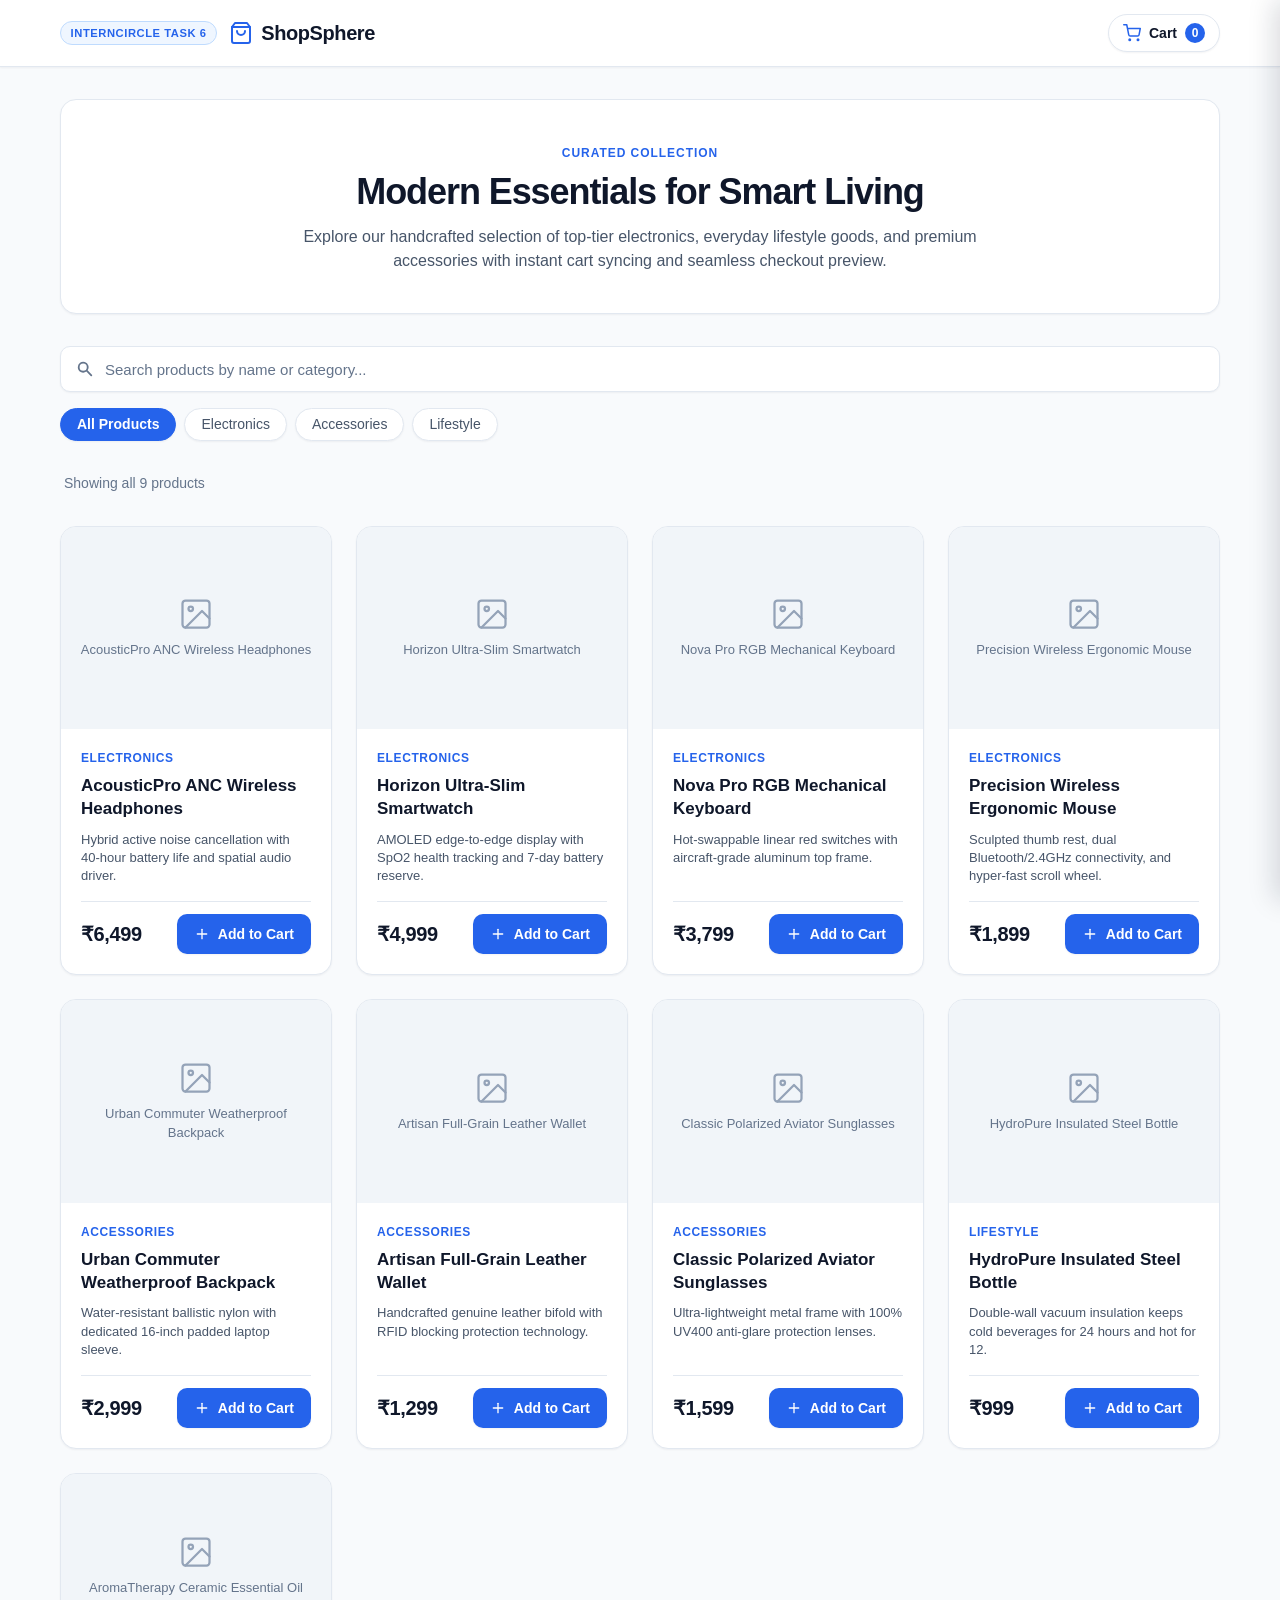
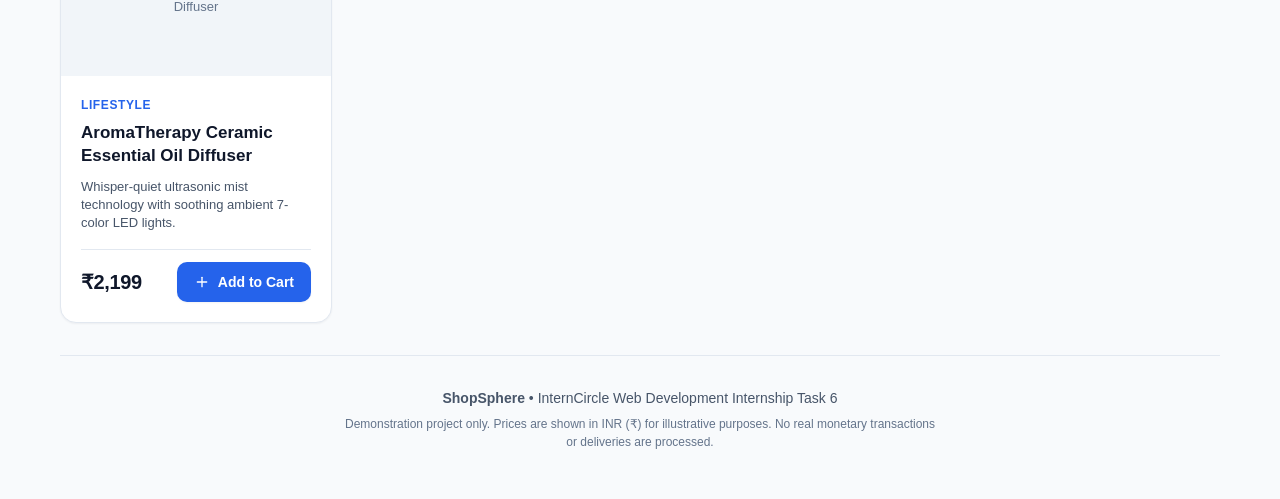
<file: Task-06/index.html>
<!DOCTYPE html>
<html lang="en">
<head>
  <meta charset="UTF-8">
  <meta name="viewport" content="width=device-width, initial-scale=1.0">
  <title>ShopSphere — Interactive Mini E-Commerce Store</title>
  <meta name="description" content="ShopSphere is a modern, responsive mini e-commerce web application featuring a dynamic product catalog, interactive cart management, localStorage persistence, and checkout preview.">
  <link rel="stylesheet" href="style.css">
</head>
<body>
  <!-- Toast Notification Container for Feedback -->
  <div id="toast-container" class="toast-container" aria-live="polite" aria-atomic="true"></div>

  <!-- Header -->
  <header class="app-header">
    <div class="header-container">
      <div class="brand-group">
        <span class="brand-badge">InternCircle Task 6</span>
        <a href="#store-top" class="brand-logo" aria-label="ShopSphere Home">
          <svg class="brand-icon" viewBox="0 0 24 24" fill="none" stroke="currentColor" stroke-width="2" stroke-linecap="round" stroke-linejoin="round" aria-hidden="true">
            <path d="M6 2L3 6v14a2 2 0 0 0 2 2h14a2 2 0 0 0 2-2V6l-3-4z"></path>
            <line x1="3" y1="6" x2="21" y2="6"></line>
            <path d="M16 10a4 4 0 0 1-8 0"></path>
          </svg>
          <span class="brand-name">ShopSphere</span>
        </a>
      </div>

      <!-- Header Cart Toggle Button -->
      <button type="button" id="cart-toggle-btn" class="cart-trigger-btn" aria-label="Open shopping cart" aria-haspopup="dialog" aria-expanded="false">
        <svg class="cart-btn-icon" viewBox="0 0 24 24" fill="none" stroke="currentColor" stroke-width="2" stroke-linecap="round" stroke-linejoin="round" aria-hidden="true">
          <circle cx="9" cy="21" r="1"></circle>
          <circle cx="20" cy="21" r="1"></circle>
          <path d="M1 1h4l2.68 13.39a2 2 0 0 0 2 1.61h9.72a2 2 0 0 0 2-1.61L23 6H6"></path>
        </svg>
        <span class="cart-btn-text">Cart</span>
        <span id="header-cart-badge" class="header-cart-badge" aria-label="0 items in cart">0</span>
      </button>
    </div>
  </header>

  <!-- Main Storefront Container -->
  <div id="store-top" class="store-container">
    <!-- Store Introduction -->
    <section class="store-hero" aria-labelledby="hero-title">
      <div class="hero-content">
        <span class="hero-tag">Curated Collection</span>
        <h1 id="hero-title" class="hero-title">Modern Essentials for Smart Living</h1>
        <p class="hero-subtitle">
          Explore our handcrafted selection of top-tier electronics, everyday lifestyle goods, and premium accessories with instant cart syncing and seamless checkout preview.
        </p>
      </div>
    </section>

    <!-- Controls: Search & Category Filters -->
    <section class="controls-section" aria-label="Catalog search and category filters">
      <!-- Search Input -->
      <div class="search-box">
        <label for="product-search" class="visually-hidden">Search products by title or description</label>
        <div class="search-input-wrap">
          <svg class="search-icon" viewBox="0 0 20 20" fill="currentColor" aria-hidden="true">
            <path fill-rule="evenodd" d="M8 4a4 4 0 100 8 4 4 0 000-8zM2 8a6 6 0 1110.89 3.476l4.817 4.817a1 1 0 01-1.414 1.414l-4.816-4.816A6 6 0 012 8z" clip-rule="evenodd" />
          </svg>
          <input
            type="search"
            id="product-search"
            class="search-input"
            placeholder="Search products by name or category..."
            autocomplete="off"
          >
          <button type="button" id="clear-search-btn" class="clear-search-btn" aria-label="Clear search input" hidden>
            &times;
          </button>
        </div>
      </div>

      <!-- Category Filter Pills -->
      <nav class="category-filters" aria-label="Filter products by category">
        <button type="button" class="filter-pill active" data-category="all" aria-pressed="true">
          All Products
        </button>
        <button type="button" class="filter-pill" data-category="Electronics" aria-pressed="false">
          Electronics
        </button>
        <button type="button" class="filter-pill" data-category="Accessories" aria-pressed="false">
          Accessories
        </button>
        <button type="button" class="filter-pill" data-category="Lifestyle" aria-pressed="false">
          Lifestyle
        </button>
      </nav>
    </section>

    <!-- Catalog Status Summary -->
    <div class="catalog-status-bar">
      <span id="catalog-count-text" class="catalog-count-text" aria-live="polite">Showing all products</span>
    </div>

    <!-- Product Grid & Empty State -->
    <main class="catalog-main">
      <div id="product-grid" class="product-grid" aria-label="Product Catalog">
        <!-- Products dynamically injected via script.js -->
      </div>

      <!-- No Products Found Empty State -->
      <div id="catalog-empty-state" class="empty-state catalog-empty-state" hidden>
        <div class="empty-icon-wrap" aria-hidden="true">
          <svg viewBox="0 0 24 24" fill="none" stroke="currentColor" stroke-width="1.75" stroke-linecap="round" stroke-linejoin="round">
            <circle cx="11" cy="11" r="8"></circle>
            <line x1="21" y1="21" x2="16.65" y2="16.65"></line>
            <line x1="8" y1="11" x2="14" y2="11"></line>
          </svg>
        </div>
        <h2 class="empty-title">No products match your criteria</h2>
        <p class="empty-desc">Try clearing your search query or selecting a different category filter.</p>
        <button type="button" id="reset-filters-btn" class="btn btn-secondary">Reset Filters</button>
      </div>
    </main>

    <!-- Store Footer -->
    <footer class="app-footer">
      <div class="footer-content">
        <p class="footer-meta">
          <strong>ShopSphere</strong> &bull; InternCircle Web Development Internship Task 6
        </p>
        <p class="footer-disclaimer">
          Demonstration project only. Prices are shown in INR (₹) for illustrative purposes. No real monetary transactions or deliveries are processed.
        </p>
      </div>
    </footer>
  </div>

  <!-- Cart Drawer Overlay -->
  <div id="cart-overlay" class="drawer-overlay" aria-hidden="true"></div>

  <!-- Cart Drawer Panel -->
  <aside id="cart-drawer" class="cart-drawer" role="dialog" aria-modal="true" aria-labelledby="cart-title" aria-hidden="true">
    <div class="drawer-header">
      <div class="drawer-title-group">
        <h2 id="cart-title" class="drawer-title">Shopping Cart</h2>
        <span id="drawer-item-count" class="drawer-item-count">(0 items)</span>
      </div>
      <button type="button" id="cart-close-btn" class="drawer-close-btn" aria-label="Close shopping cart">
        <svg viewBox="0 0 24 24" fill="none" stroke="currentColor" stroke-width="2" stroke-linecap="round" stroke-linejoin="round" aria-hidden="true">
          <line x1="18" y1="6" x2="6" y2="18"></line>
          <line x1="6" y1="6" x2="18" y2="18"></line>
        </svg>
      </button>
    </div>

    <!-- Cart Items Scroll Area -->
    <div class="drawer-body">
      <div id="cart-items-list" class="cart-items-list" aria-label="Items in shopping cart">
        <!-- Cart item elements injected via script.js -->
      </div>

      <!-- Empty Cart State -->
      <div id="cart-empty-state" class="empty-state cart-empty-state" hidden>
        <div class="empty-icon-wrap" aria-hidden="true">
          <svg viewBox="0 0 24 24" fill="none" stroke="currentColor" stroke-width="1.75" stroke-linecap="round" stroke-linejoin="round">
            <circle cx="9" cy="21" r="1"></circle>
            <circle cx="20" cy="21" r="1"></circle>
            <path d="M1 1h4l2.68 13.39a2 2 0 0 0 2 1.61h9.72a2 2 0 0 0 2-1.61L23 6H6"></path>
          </svg>
        </div>
        <h3 class="empty-title">Your cart is empty</h3>
        <p class="empty-desc">Looks like you haven't added any products yet. Browse our catalog and find something you love!</p>
        <button type="button" id="start-shopping-btn" class="btn btn-primary">Start Shopping</button>
      </div>
    </div>

    <!-- Drawer Footer: Summary & Actions -->
    <div id="cart-footer" class="drawer-footer">
      <div class="summary-breakdown">
        <div class="summary-row">
          <span class="summary-label">Subtotal</span>
          <span id="cart-subtotal-val" class="summary-val">₹0</span>
        </div>
        <div class="summary-row">
          <span class="summary-label">Shipping</span>
          <span class="summary-val text-success">Free Delivery</span>
        </div>
        <div class="summary-row total-row">
          <span class="summary-label">Estimated Total</span>
          <span id="cart-total-val" class="summary-val total-val">₹0</span>
        </div>
      </div>

      <div class="drawer-actions">
        <button type="button" id="checkout-trigger-btn" class="btn btn-primary btn-block">
          Proceed to Checkout
        </button>
        <button type="button" id="clear-cart-btn" class="btn btn-outline btn-block" aria-label="Clear all items from shopping cart">
          Clear Entire Cart
        </button>
      </div>
    </div>
  </aside>

  <!-- Checkout Preview Modal Overlay & Dialog -->
  <div id="checkout-modal-overlay" class="modal-overlay" aria-hidden="true" hidden>
    <div id="checkout-modal" class="modal-dialog" role="dialog" aria-modal="true" aria-labelledby="modal-title" aria-describedby="modal-description">
      <!-- Modal Header -->
      <div class="modal-header">
        <div>
          <h2 id="modal-title" class="modal-title">Order Preview</h2>
          <p id="modal-description" class="modal-subtitle">Review your items before placing a demo order.</p>
        </div>
        <button type="button" id="modal-close-btn" class="drawer-close-btn" aria-label="Close order preview modal">
          <svg viewBox="0 0 24 24" fill="none" stroke="currentColor" stroke-width="2" stroke-linecap="round" stroke-linejoin="round" aria-hidden="true">
            <line x1="18" y1="6" x2="6" y2="18"></line>
            <line x1="6" y1="6" x2="18" y2="18"></line>
          </svg>
        </button>
      </div>

      <!-- Modal Content: Order Items Table & Calculations -->
      <div class="modal-body">
        <!-- Order Items List -->
        <div class="checkout-items-wrap">
          <table class="checkout-table" aria-label="Ordered items summary">
            <thead>
              <tr>
                <th scope="col">Product</th>
                <th scope="col" class="text-center">Qty</th>
                <th scope="col" class="text-right">Price</th>
                <th scope="col" class="text-right">Subtotal</th>
              </tr>
            </thead>
            <tbody id="checkout-items-tbody">
              <!-- Dynamically populated via script.js -->
            </tbody>
          </table>
        </div>

        <!-- Checkout Summary Calculations -->
        <div class="checkout-totals">
          <div class="summary-row">
            <span class="summary-label">Items Subtotal</span>
            <span id="checkout-subtotal-val" class="summary-val">₹0</span>
          </div>
          <div class="summary-row">
            <span class="summary-label">Estimated Delivery</span>
            <span class="summary-val text-success">Complimentary</span>
          </div>
          <div class="summary-row total-row">
            <span class="summary-label">Final Order Total</span>
            <span id="checkout-total-val" class="summary-val total-val">₹0</span>
          </div>
        </div>

        <!-- Demonstration Notice Banner -->
        <div class="demo-notice-box" role="note">
          <svg class="notice-icon" viewBox="0 0 24 24" fill="none" stroke="currentColor" stroke-width="2" stroke-linecap="round" stroke-linejoin="round" aria-hidden="true">
            <circle cx="12" cy="12" r="10"></circle>
            <line x1="12" y1="16" x2="12" y2="12"></line>
            <line x1="12" y1="8" x2="12.01" y2="8"></line>
          </svg>
          <div class="notice-text">
            <strong>Demonstration Only:</strong> This is an educational mini e-commerce project. No financial transaction or payment processing will occur.
          </div>
        </div>
      </div>

      <!-- Modal Actions -->
      <div class="modal-footer">
        <button type="button" id="modal-cancel-btn" class="btn btn-secondary">
          Back to Cart
        </button>
        <button type="button" id="place-order-btn" class="btn btn-primary">
          Place Demo Order
        </button>
      </div>
    </div>
  </div>

  <!-- Order Confirmation Success Dialog -->
  <div id="order-success-overlay" class="modal-overlay" aria-hidden="true" hidden>
    <div id="order-success-modal" class="modal-dialog modal-success-dialog" role="dialog" aria-modal="true" aria-labelledby="success-title">
      <div class="success-icon-wrap" aria-hidden="true">
        <svg viewBox="0 0 24 24" fill="none" stroke="currentColor" stroke-width="2.5" stroke-linecap="round" stroke-linejoin="round">
          <path d="M22 11.08V12a10 10 0 1 1-5.93-9.14"></path>
          <polyline points="22 4 12 14.01 9 11.01"></polyline>
        </svg>
      </div>
      <h2 id="success-title" class="success-title">Demo Order Placed!</h2>
      <p class="success-desc">
        Thank you for testing ShopSphere. Your simulated order <strong id="success-order-id">#SPH-0000</strong> has been processed successfully.
      </p>
      <div class="success-details">
        <div class="summary-row">
          <span class="summary-label">Order Total:</span>
          <span id="success-order-total" class="summary-val text-brand">₹0</span>
        </div>
        <div class="summary-row">
          <span class="summary-label">Status:</span>
          <span class="summary-val text-success">Confirmed (Demo Mode)</span>
        </div>
      </div>
      <button type="button" id="success-done-btn" class="btn btn-primary btn-block">
        Continue Shopping
      </button>
    </div>
  </div>

  <!-- Core JavaScript -->
  <script src="script.js"></script>
</body>
</html>
</file>
<file: Task-02/style.css>
/* ==========================================================================
   CSS VARIABLES & DESIGN SYSTEM (REFINED OFF-WHITE / LIGHT THEME)
   ========================================================================== */
:root {
  /* Color Palette - Refined Off-White & Dark Charcoal */
  --bg-primary: #f6f7f9;
  --bg-surface: #ffffff;
  --bg-surface-hover: #f9fafb;
  --bg-surface-subtle: #edf0f4;
  --bg-surface-accent: rgba(29, 78, 216, 0.06);

  --text-primary: #18191f;
  --text-secondary: #4b5262;
  --text-muted: #6b7280;
  --text-accent: #1d4ed8;

  --accent-primary: #1d4ed8;
  --accent-hover: #1e3a8a;
  --accent-focus: #2563eb;
  --accent-badge: #eff6ff;
  --accent-badge-border: #dbeafe;

  --border-subtle: #e5e7eb;
  --border-card: #e5e7eb;
  --border-hover: #cbd5e1;
  --border-accent: #bfdbfe;

  /* Typography */
  --font-sans: -apple-system, BlinkMacSystemFont, "Segoe UI", Roboto, "Helvetica Neue", Arial, sans-serif;
  --font-mono: ui-monospace, SFMono-Regular, Menlo, Monaco, Consolas, "Liberation Mono", "Courier New", monospace;

  /* Spacing */
  --container-max-width: 1120px;
  --nav-height: 72px;
  --radius-sm: 4px;
  --radius-md: 8px;
  --radius-lg: 12px;

  /* Shadows - Minimal & Crisp (No Heavy Shadows) */
  --shadow-subtle: 0 1px 3px rgba(0, 0, 0, 0.04);
  --shadow-card: 0 1px 4px rgba(0, 0, 0, 0.04);

  /* Transitions */
  --transition-fast: 0.18s ease-in-out;
  --transition-standard: 0.25s ease-in-out;
}

/* ==========================================================================
   GLOBAL RESET & ACCESSIBILITY
   ========================================================================== */
*, *::before, *::after {
  box-sizing: border-box;
  margin: 0;
  padding: 0;
}

html {
  font-size: 16px;
  scroll-behavior: smooth;
  scroll-padding-top: calc(var(--nav-height) + 1.5rem);
  -webkit-text-size-adjust: 100%;
}

body {
  background-color: var(--bg-primary);
  color: var(--text-primary);
  font-family: var(--font-sans);
  font-size: 1rem;
  line-height: 1.65;
  min-height: 100vh;
  overflow-x: hidden;
  -webkit-font-smoothing: antialiased;
  -moz-osx-font-smoothing: grayscale;
}

img {
  max-width: 100%;
  height: auto;
  display: block;
}

a {
  color: inherit;
  text-decoration: none;
  transition: color var(--transition-fast), border-color var(--transition-fast), background-color var(--transition-fast);
}

ul {
  list-style: none;
}

/* Accessible Focus States */
:focus-visible {
  outline: 2px solid var(--accent-focus);
  outline-offset: 3px;
}

/* Reduced Motion Preference */
@media (prefers-reduced-motion: reduce) {
  html {
    scroll-behavior: auto;
  }
  *, *::before, *::after {
    animation-duration: 0.01ms !important;
    animation-iteration-count: 1 !important;
    transition-duration: 0.01ms !important;
    scroll-behavior: auto !important;
  }
}

/* ==========================================================================
   LAYOUT CONTAINER
   ========================================================================== */
.container {
  width: 100%;
  max-width: var(--container-max-width);
  margin-left: auto;
  margin-right: auto;
  padding-left: 1.5rem;
  padding-right: 1.5rem;
}

/* ==========================================================================
   FIXED NAVIGATION (Flexbox Layout)
   ========================================================================== */
.site-header {
  position: fixed;
  top: 0;
  left: 0;
  right: 0;
  height: var(--nav-height);
  background-color: #ffffff;
  border-bottom: 1px solid var(--border-subtle);
  box-shadow: var(--shadow-subtle);
  z-index: 1000;
  display: flex;
  align-items: center;
}

.nav-container {
  display: flex;
  justify-content: space-between;
  align-items: center;
  gap: 1.5rem;
}

.nav-brand {
  font-size: 1.05rem;
  font-weight: 700;
  letter-spacing: -0.01em;
  color: var(--text-primary);
  white-space: nowrap;
}

.site-nav {
  display: flex;
  align-items: center;
}

.nav-list {
  display: flex;
  align-items: center;
  gap: 1.75rem;
  flex-wrap: wrap;
}

.nav-link {
  font-size: 0.8125rem;
  font-weight: 600;
  letter-spacing: 0.06em;
  color: var(--text-secondary);
  padding: 0.35rem 0;
  position: relative;
}

.nav-link:hover {
  color: var(--accent-primary);
}

.nav-link:hover::after {
  content: "";
  position: absolute;
  bottom: 0;
  left: 0;
  right: 0;
  height: 2px;
  background-color: var(--accent-primary);
}

/* ==========================================================================
   SECTION COMMON STYLES
   ========================================================================== */
.section {
  padding: 5.5rem 0;
  border-bottom: 1px solid var(--border-subtle);
}

.section-header {
  margin-bottom: 2.75rem;
}

.section-label {
  display: inline-block;
  font-family: var(--font-mono);
  font-size: 0.75rem;
  font-weight: 700;
  letter-spacing: 0.12em;
  text-transform: uppercase;
  color: var(--accent-primary);
  margin-bottom: 0.75rem;
}

.section-title {
  font-size: 2rem;
  font-weight: 700;
  line-height: 1.25;
  letter-spacing: -0.02em;
  color: var(--text-primary);
}

.section-subtitle {
  font-size: 1.05rem;
  color: var(--text-secondary);
  margin-top: 0.65rem;
  max-width: 650px;
}

/* ==========================================================================
   HERO SECTION (CSS Grid & Flexbox)
   ========================================================================== */
.hero-section {
  padding-top: calc(var(--nav-height) + 4.5rem);
  padding-bottom: 5.5rem;
  border-bottom: 1px solid var(--border-subtle);
  background-color: var(--bg-primary);
}

.hero-grid {
  display: grid;
  grid-template-columns: 1fr 300px;
  align-items: center;
  gap: 3.5rem;
}

.hero-content {
  display: flex;
  flex-direction: column;
  align-items: flex-start;
}

.eyebrow {
  display: inline-block;
  font-family: var(--font-mono);
  font-size: 0.8125rem;
  font-weight: 700;
  letter-spacing: 0.14em;
  text-transform: uppercase;
  color: var(--accent-primary);
  margin-bottom: 1rem;
}

.hero-title {
  font-size: 3.25rem;
  font-weight: 800;
  line-height: 1.1;
  letter-spacing: -0.03em;
  color: var(--text-primary);
  margin-bottom: 1.35rem;
}

.hero-description {
  font-size: 1.15rem;
  line-height: 1.65;
  color: var(--text-secondary);
  max-width: 620px;
  margin-bottom: 2.25rem;
}

.hero-actions {
  display: flex;
  gap: 1rem;
  flex-wrap: wrap;
}

/* Buttons (Flexbox) */
.btn {
  display: inline-flex;
  align-items: center;
  justify-content: center;
  font-family: var(--font-mono);
  font-size: 0.8125rem;
  font-weight: 600;
  letter-spacing: 0.08em;
  text-transform: uppercase;
  padding: 0.85rem 1.6rem;
  border-radius: var(--radius-sm);
  cursor: pointer;
  transition: background-color var(--transition-fast), border-color var(--transition-fast), color var(--transition-fast);
}

.btn-primary {
  background-color: var(--accent-primary);
  color: #ffffff;
  border: 1px solid var(--accent-primary);
}

.btn-primary:hover {
  background-color: var(--accent-hover);
  border-color: var(--accent-hover);
}

.btn-secondary {
  background-color: var(--bg-surface);
  color: var(--text-primary);
  border: 1px solid var(--border-card);
  box-shadow: var(--shadow-subtle);
}

.btn-secondary:hover {
  background-color: var(--bg-surface-hover);
  border-color: var(--border-hover);
  color: var(--accent-primary);
}

/* Hero Visual / Image Frame */
.hero-visual {
  display: flex;
  justify-content: center;
  align-items: center;
}

.image-frame {
  position: relative;
  width: 260px;
  height: 260px;
  border-radius: var(--radius-md);
  border: 1px solid var(--border-subtle);
  background-color: var(--bg-surface);
  padding: 6px;
  box-shadow: var(--shadow-card);
}

.profile-img {
  width: 100%;
  height: 100%;
  object-fit: cover;
  border-radius: calc(var(--radius-md) - 4px);
}

/* ==========================================================================
   ABOUT SECTION
   ========================================================================== */
.about-section {
  background-color: var(--bg-surface);
}

.about-content {
  display: flex;
  flex-direction: column;
  gap: 1.25rem;
  max-width: 800px;
  font-size: 1.075rem;
  line-height: 1.75;
  color: var(--text-secondary);
}

.about-content p strong {
  color: var(--text-primary);
}

/* ==========================================================================
   SKILLS SECTION (CSS Flexbox & Grid Responsive List)
   ========================================================================== */
.skills-section {
  background-color: var(--bg-primary);
}

.skills-list-container {
  display: flex;
  flex-direction: column;
  background-color: var(--bg-surface);
  border: 1px solid var(--border-card);
  border-radius: var(--radius-md);
  box-shadow: var(--shadow-card);
  overflow: hidden;
}

.skills-row {
  display: grid;
  grid-template-columns: 240px 1fr;
  align-items: center;
  gap: 2rem;
  padding: 1.75rem 2rem;
  border-bottom: 1px solid var(--border-subtle);
  transition: background-color var(--transition-fast);
}

.skills-row:last-child {
  border-bottom: none;
}

.skills-row:hover {
  background-color: var(--bg-surface-hover);
}

.skills-group-title {
  font-size: 1.05rem;
  font-weight: 700;
  color: var(--text-primary);
  letter-spacing: -0.01em;
}

.skills-tags-wrap {
  display: flex;
  flex-wrap: wrap;
  gap: 0.65rem;
  align-items: center;
}

.skill-badge {
  display: inline-flex;
  align-items: center;
  font-family: var(--font-mono);
  font-size: 0.8125rem;
  font-weight: 500;
  color: var(--text-primary);
  background-color: var(--bg-primary);
  border: 1px solid var(--border-card);
  padding: 0.4rem 0.85rem;
  border-radius: var(--radius-sm);
  transition: border-color var(--transition-fast), color var(--transition-fast), background-color var(--transition-fast);
}

.skill-badge:hover {
  border-color: var(--accent-primary);
  color: var(--accent-primary);
  background-color: var(--bg-surface);
}

/* ==========================================================================
   PROJECTS SECTION (CSS Grid & Flexbox)
   ========================================================================== */
.projects-section {
  background-color: var(--bg-surface);
}

.projects-grid {
  display: grid;
  grid-template-columns: 1fr;
  gap: 1.75rem;
  max-width: 880px;
}

.project-card {
  background-color: var(--bg-primary);
  border: 1px solid var(--border-card);
  border-radius: var(--radius-md);
  padding: 2.25rem;
  display: flex;
  flex-direction: column;
  gap: 1.25rem;
  transition: border-color var(--transition-fast), background-color var(--transition-fast);
}

.project-card:hover {
  border-color: var(--border-hover);
  background-color: #f1f3f6;
}

.project-header {
  display: flex;
  flex-direction: column;
  gap: 0.35rem;
}

.project-category {
  font-family: var(--font-mono);
  font-size: 0.75rem;
  font-weight: 700;
  letter-spacing: 0.08em;
  text-transform: uppercase;
  color: var(--accent-primary);
}

.project-title {
  font-size: 1.45rem;
  font-weight: 700;
  color: var(--text-primary);
}

.project-description {
  font-size: 1rem;
  line-height: 1.65;
  color: var(--text-secondary);
}

.project-stack {
  display: flex;
  flex-wrap: wrap;
  gap: 0.5rem;
  margin-top: 0.25rem;
}

.tech-tag {
  font-family: var(--font-mono);
  font-size: 0.75rem;
  font-weight: 500;
  color: var(--text-secondary);
  background-color: var(--bg-surface);
  border: 1px solid var(--border-subtle);
  padding: 0.3rem 0.65rem;
  border-radius: var(--radius-sm);
}

/* ==========================================================================
   CONTACT SECTION (CSS Grid)
   ========================================================================== */
.contact-section {
  background-color: var(--bg-primary);
}

.contact-grid {
  display: grid;
  grid-template-columns: repeat(3, 1fr);
  gap: 1.5rem;
}

.contact-card {
  background-color: var(--bg-surface);
  border: 1px solid var(--border-card);
  border-radius: var(--radius-md);
  padding: 1.75rem;
  display: flex;
  flex-direction: column;
  gap: 0.5rem;
  box-shadow: var(--shadow-card);
  transition: border-color var(--transition-fast);
}

.contact-card:hover {
  border-color: var(--border-hover);
}

.contact-channel {
  font-family: var(--font-mono);
  font-size: 0.75rem;
  font-weight: 700;
  letter-spacing: 0.1em;
  text-transform: uppercase;
  color: var(--accent-primary);
}

.contact-link {
  font-size: 1rem;
  font-weight: 600;
  color: var(--text-primary);
  word-break: break-word;
}

.contact-link:hover {
  color: var(--accent-primary);
  text-decoration: underline;
}

.contact-note {
  font-size: 0.8125rem;
  color: var(--text-muted);
}

/* ==========================================================================
   FOOTER (Flexbox Layout)
   ========================================================================== */
.site-footer {
  background-color: var(--bg-surface);
  padding: 2.5rem 0;
  border-top: 1px solid var(--border-subtle);
}

.footer-container {
  display: flex;
  justify-content: space-between;
  align-items: center;
  gap: 1.5rem;
  flex-wrap: wrap;
}

.footer-info {
  display: flex;
  flex-direction: column;
  gap: 0.15rem;
}

.footer-brand {
  font-weight: 700;
  font-size: 0.95rem;
  color: var(--text-primary);
}

.footer-role {
  font-family: var(--font-mono);
  font-size: 0.75rem;
  color: var(--text-secondary);
}

.footer-copyright {
  font-size: 0.8125rem;
  color: var(--text-muted);
}

/* ==========================================================================
   RESPONSIVE MEDIA QUERIES
   ========================================================================== */

/* Large Tablets & Small Desktops (<= 1024px) */
@media (max-width: 1024px) {
  .hero-grid {
    grid-template-columns: 1fr 240px;
    gap: 2.5rem;
  }

  .hero-title {
    font-size: 2.75rem;
  }

  .image-frame {
    width: 220px;
    height: 220px;
  }
}

/* Tablets (<= 768px) */
@media (max-width: 768px) {
  .site-header {
    height: auto;
    padding: 0.85rem 0;
  }

  .nav-container {
    flex-direction: column;
    align-items: flex-start;
    gap: 0.75rem;
  }

  .nav-list {
    gap: 1rem;
  }

  .hero-section {
    padding-top: calc(var(--nav-height) + 5rem);
    padding-bottom: 4rem;
  }

  .hero-grid {
    grid-template-columns: 1fr;
    gap: 2.5rem;
  }

  .hero-visual {
    order: -1;
    justify-content: flex-start;
  }

  .image-frame {
    width: 180px;
    height: 180px;
  }

  .hero-title {
    font-size: 2.35rem;
  }

  .section {
    padding: 4rem 0;
  }

  .section-title {
    font-size: 1.65rem;
  }

  .skills-row {
    grid-template-columns: 1fr;
    gap: 0.85rem;
    padding: 1.35rem 1.5rem;
  }

  .contact-grid {
    grid-template-columns: 1fr;
    gap: 1.25rem;
  }

  .footer-container {
    flex-direction: column;
    align-items: flex-start;
    gap: 1rem;
  }
}

/* Mobile Devices (<= 480px / 320px - 425px) */
@media (max-width: 480px) {
  .container {
    padding-left: 1.15rem;
    padding-right: 1.15rem;
  }

  .nav-list {
    gap: 0.75rem;
  }

  .nav-link {
    font-size: 0.75rem;
  }

  .hero-title {
    font-size: 1.95rem;
  }

  .hero-description {
    font-size: 1rem;
  }

  .hero-actions {
    flex-direction: column;
    width: 100%;
  }

  .btn {
    width: 100%;
  }

  .image-frame {
    width: 150px;
    height: 150px;
  }

  .section {
    padding: 3.25rem 0;
  }

  .section-title {
    font-size: 1.45rem;
  }

  .project-card {
    padding: 1.5rem;
  }

  .contact-card {
    padding: 1.35rem;
  }
}
</file>
<file: Task-03/style.css>
/* ==========================================================================
   Design Tokens & CSS Variables
   ========================================================================== */
:root {
  /* Color Palette - Neutral Slate & Professional Accent */
  --bg-primary: #f8fafc;
  --bg-surface: #ffffff;
  --bg-muted: #f1f5f9;
  --bg-hover: #e2e8f0;
  
  --text-primary: #0f172a;
  --text-secondary: #475569;
  --text-muted: #94a3b8;
  --text-inverse: #ffffff;
  
  --border-color: #e2e8f0;
  --border-color-focus: #3b82f6;
  
  --accent-primary: #2563eb;
  --accent-hover: #1d4ed8;
  --accent-light: #eff6ff;
  
  --danger-color: #dc2626;
  --danger-hover: #b91c1c;
  --danger-light: #fef2f2;
  --danger-border: #fecaca;
  
  /* Typography */
  --font-family: 'Inter', -apple-system, BlinkMacSystemFont, 'Segoe UI', Roboto, Helvetica, Arial, sans-serif;
  --font-size-xs: 0.75rem;     /* 12px */
  --font-size-sm: 0.875rem;    /* 14px */
  --font-size-base: 1rem;      /* 16px */
  --font-size-lg: 1.125rem;    /* 18px */
  --font-size-xl: 1.25rem;     /* 20px */
  --font-size-2xl: 1.5rem;     /* 24px */
  
  /* Spacing */
  --spacing-xs: 0.25rem;
  --spacing-sm: 0.5rem;
  --spacing-md: 0.75rem;
  --spacing-lg: 1rem;
  --spacing-xl: 1.5rem;
  --spacing-2xl: 2rem;
  
  /* Radii & Shadows */
  --radius-sm: 6px;
  --radius-md: 10px;
  --radius-lg: 14px;
  --radius-full: 9999px;
  
  --shadow-sm: 0 1px 2px 0 rgba(15, 23, 42, 0.05);
  --shadow-md: 0 4px 6px -1px rgba(15, 23, 42, 0.07), 0 2px 4px -2px rgba(15, 23, 42, 0.05);
  --shadow-lg: 0 10px 15px -3px rgba(15, 23, 42, 0.08), 0 4px 6px -4px rgba(15, 23, 42, 0.04);
  
  --transition: all 0.15s ease-in-out;
}

/* ==========================================================================
   Base & Reset
   ========================================================================== */
*, *::before, *::after {
  box-sizing: border-box;
  margin: 0;
  padding: 0;
}

body {
  font-family: var(--font-family);
  font-size: var(--font-size-base);
  line-height: 1.5;
  color: var(--text-primary);
  background-color: var(--bg-primary);
  min-height: 100vh;
  display: flex;
  flex-direction: column;
  -webkit-font-smoothing: antialiased;
  -moz-osx-font-smoothing: grayscale;
}

/* Accessibility: Focus visible outline */
:focus-visible {
  outline: 2px solid var(--accent-primary);
  outline-offset: 2px;
}

.visually-hidden {
  position: absolute !important;
  width: 1px !important;
  height: 1px !important;
  padding: 0 !important;
  margin: -1px !important;
  overflow: hidden !important;
  clip: rect(0, 0, 0, 0) !important;
  white-space: nowrap !important;
  border: 0 !important;
}

/* ==========================================================================
   Layout Containers
   ========================================================================== */
.app-container {
  width: 100%;
  max-width: 640px;
  margin: 0 auto;
  padding: var(--spacing-xl) var(--spacing-lg);
  display: flex;
  flex-direction: column;
  flex-grow: 1;
}

/* ==========================================================================
   App Header
   ========================================================================== */
.app-header {
  margin-bottom: var(--spacing-xl);
}

.header-content {
  display: flex;
  align-items: flex-start;
  gap: var(--spacing-md);
}

.logo-badge {
  display: inline-flex;
  align-items: center;
  justify-content: center;
  width: 42px;
  height: 42px;
  border-radius: var(--radius-md);
  background-color: var(--accent-primary);
  color: var(--text-inverse);
  flex-shrink: 0;
  margin-top: 2px;
}

.app-title {
  font-size: var(--font-size-2xl);
  font-weight: 700;
  color: var(--text-primary);
  letter-spacing: -0.02em;
  line-height: 1.2;
}

.app-description {
  font-size: var(--font-size-sm);
  color: var(--text-secondary);
  margin-top: var(--spacing-xs);
}

/* ==========================================================================
   Main Card
   ========================================================================== */
.app-main {
  flex-grow: 1;
}

.app-card {
  background-color: var(--bg-surface);
  border: 1px solid var(--border-color);
  border-radius: var(--radius-lg);
  box-shadow: var(--shadow-md);
  overflow: hidden;
  display: flex;
  flex-direction: column;
}

/* ==========================================================================
   Task Input Form
   ========================================================================== */
.task-input-section {
  padding: var(--spacing-xl);
  border-bottom: 1px solid var(--border-color);
}

.input-wrapper {
  display: flex;
  gap: var(--spacing-sm);
}

.task-input {
  flex: 1;
  font-family: inherit;
  font-size: var(--font-size-base);
  color: var(--text-primary);
  background-color: var(--bg-surface);
  border: 1px solid var(--border-color);
  border-radius: var(--radius-md);
  padding: 0.75rem 1rem;
  transition: var(--transition);
  min-width: 0;
}

.task-input::placeholder {
  color: var(--text-muted);
}

.task-input:hover {
  border-color: #cbd5e1;
}

.task-input:focus {
  outline: none;
  border-color: var(--border-color-focus);
  box-shadow: 0 0 0 3px rgba(59, 130, 246, 0.15);
}

.task-input.input-error {
  border-color: var(--danger-color);
  background-color: #fffafa;
}

.task-input.input-error:focus {
  box-shadow: 0 0 0 3px rgba(220, 38, 38, 0.15);
}

/* Validation Message */
.validation-message {
  font-size: var(--font-size-xs);
  color: var(--danger-color);
  font-weight: 500;
  margin-top: var(--spacing-xs);
  min-height: 18px;
  display: none;
}

.validation-message.active {
  display: block;
  animation: fadeIn 0.15s ease-in;
}

@keyframes fadeIn {
  from { opacity: 0; transform: translateY(-2px); }
  to { opacity: 1; transform: translateY(0); }
}

/* ==========================================================================
   Buttons
   ========================================================================== */
.btn {
  display: inline-flex;
  align-items: center;
  justify-content: center;
  gap: var(--spacing-xs);
  font-family: inherit;
  font-size: var(--font-size-sm);
  font-weight: 500;
  line-height: 1.25;
  border: 1px solid transparent;
  border-radius: var(--radius-md);
  padding: 0.75rem 1.125rem;
  cursor: pointer;
  transition: var(--transition);
  white-space: nowrap;
  user-select: none;
}

.btn-primary {
  background-color: var(--accent-primary);
  color: var(--text-inverse);
}

.btn-primary:hover {
  background-color: var(--accent-hover);
}

.btn-primary:active {
  transform: scale(0.98);
}

.btn-secondary {
  background-color: transparent;
  color: var(--text-secondary);
  border: 1px solid var(--border-color);
  padding: 0.5rem 0.875rem;
}

.btn-secondary:hover:not(:disabled) {
  background-color: var(--bg-muted);
  color: var(--text-primary);
  border-color: #cbd5e1;
}

.btn-secondary:disabled {
  opacity: 0.5;
  cursor: not-allowed;
}

/* ==========================================================================
   Filter Bar
   ========================================================================== */
.filters-bar {
  padding: var(--spacing-md) var(--spacing-xl);
  background-color: var(--bg-muted);
  border-bottom: 1px solid var(--border-color);
  display: flex;
  align-items: center;
  justify-content: flex-start;
}

.filter-tabs {
  display: inline-flex;
  background-color: #e2e8f0;
  padding: 3px;
  border-radius: var(--radius-md);
  gap: 2px;
}

.filter-tab {
  font-family: inherit;
  font-size: var(--font-size-xs);
  font-weight: 600;
  color: var(--text-secondary);
  background: transparent;
  border: none;
  padding: 0.375rem 0.875rem;
  border-radius: var(--radius-sm);
  cursor: pointer;
  transition: var(--transition);
}

.filter-tab:hover:not(.active) {
  color: var(--text-primary);
}

.filter-tab.active {
  background-color: var(--bg-surface);
  color: var(--text-primary);
  box-shadow: var(--shadow-sm);
}

/* ==========================================================================
   Task List
   ========================================================================== */
.tasks-section {
  position: relative;
  min-height: 200px;
}

.task-list {
  list-style: none;
  margin: 0;
  padding: 0;
}

.task-item {
  display: flex;
  align-items: center;
  justify-content: space-between;
  padding: 0.875rem var(--spacing-xl);
  border-bottom: 1px solid var(--border-color);
  transition: background-color 0.15s ease;
  gap: var(--spacing-md);
}

.task-item:last-child {
  border-bottom: none;
}

.task-item:hover {
  background-color: #fafbfc;
}

.task-left {
  display: flex;
  align-items: center;
  gap: var(--spacing-md);
  flex: 1;
  min-width: 0;
}

/* Checkbox Styling */
.task-checkbox-wrapper {
  position: relative;
  display: inline-flex;
  align-items: center;
  justify-content: center;
  flex-shrink: 0;
  cursor: pointer;
}

.task-checkbox {
  appearance: none;
  -webkit-appearance: none;
  width: 20px;
  height: 20px;
  border: 2px solid #cbd5e1;
  border-radius: var(--radius-sm);
  background-color: var(--bg-surface);
  cursor: pointer;
  transition: var(--transition);
  display: grid;
  place-content: center;
  margin: 0;
}

.task-checkbox:hover {
  border-color: var(--accent-primary);
}

.task-checkbox:checked {
  background-color: var(--accent-primary);
  border-color: var(--accent-primary);
}

.task-checkbox:checked::before {
  content: "";
  width: 10px;
  height: 6px;
  border-left: 2px solid var(--text-inverse);
  border-bottom: 2px solid var(--text-inverse);
  transform: rotate(-45deg) translate(1px, -1px);
}

.task-checkbox:focus-visible {
  outline: 2px solid var(--accent-primary);
  outline-offset: 2px;
}

/* Task Label/Text */
.task-text {
  font-size: var(--font-size-base);
  color: var(--text-primary);
  line-height: 1.4;
  word-break: break-word;
  transition: var(--transition);
  cursor: pointer;
  user-select: none;
}

/* Completed Task State */
.task-item.completed .task-text {
  text-decoration: line-through;
  color: var(--text-muted);
}

/* Delete Task Button */
.task-delete-btn {
  background: transparent;
  border: none;
  color: var(--text-muted);
  cursor: pointer;
  padding: var(--spacing-xs);
  border-radius: var(--radius-sm);
  display: inline-flex;
  align-items: center;
  justify-content: center;
  transition: var(--transition);
  flex-shrink: 0;
  opacity: 0.7;
}

.task-item:hover .task-delete-btn,
.task-delete-btn:focus-visible {
  opacity: 1;
}

.task-delete-btn:hover {
  color: var(--danger-color);
  background-color: var(--danger-light);
}

.task-delete-btn:focus-visible {
  outline: 2px solid var(--danger-color);
}

/* ==========================================================================
   Empty State
   ========================================================================== */
.empty-state {
  display: none;
  flex-direction: column;
  align-items: center;
  justify-content: center;
  text-align: center;
  padding: 3rem var(--spacing-xl);
  color: var(--text-secondary);
}

.empty-state.active {
  display: flex;
}

.empty-icon {
  display: flex;
  align-items: center;
  justify-content: center;
  width: 56px;
  height: 56px;
  border-radius: 50%;
  background-color: var(--bg-muted);
  color: var(--text-muted);
  margin-bottom: var(--spacing-md);
}

.empty-heading {
  font-size: var(--font-size-lg);
  font-weight: 600;
  color: var(--text-primary);
  margin-bottom: var(--spacing-xs);
}

.empty-subtext {
  font-size: var(--font-size-sm);
  color: var(--text-secondary);
  max-width: 320px;
}

/* ==========================================================================
   Card Footer / Summary Bar
   ========================================================================== */
.app-card-footer {
  padding: var(--spacing-md) var(--spacing-xl);
  background-color: var(--bg-surface);
  border-top: 1px solid var(--border-color);
  display: flex;
  align-items: center;
  justify-content: space-between;
  gap: var(--spacing-md);
}

.task-counter {
  font-size: var(--font-size-sm);
  font-weight: 500;
  color: var(--text-secondary);
}

.clear-completed-btn {
  font-size: var(--font-size-xs);
  padding: 0.375rem 0.75rem;
}

/* ==========================================================================
   Page Footer
   ========================================================================== */
.page-footer {
  margin-top: var(--spacing-2xl);
  text-align: center;
  font-size: var(--font-size-xs);
  color: var(--text-muted);
}

/* ==========================================================================
   Responsive Design
   ========================================================================== */
/* Small Mobile (320px - 425px) */
@media (max-width: 480px) {
  .app-container {
    padding: var(--spacing-lg) var(--spacing-sm);
  }

  .task-input-section {
    padding: var(--spacing-lg) var(--spacing-md);
  }

  .input-wrapper {
    flex-direction: column;
  }

  .btn-primary {
    width: 100%;
    padding: 0.75rem;
  }

  .filters-bar {
    padding: var(--spacing-sm) var(--spacing-md);
    justify-content: center;
  }

  .filter-tabs {
    width: 100%;
    display: flex;
  }

  .filter-tab {
    flex: 1;
    text-align: center;
    padding: 0.5rem 0.25rem;
  }

  .task-item {
    padding: 0.75rem var(--spacing-md);
  }

  .app-card-footer {
    padding: var(--spacing-md);
    flex-direction: column;
    align-items: stretch;
    text-align: center;
    gap: var(--spacing-sm);
  }

  .clear-completed-btn {
    width: 100%;
    padding: 0.5rem;
  }
}

/* Tablet & Desktop (768px, 1024px, 1280px, 1440px) */
@media (min-width: 768px) {
  .app-container {
    padding-top: 3rem;
  }
}
</file>
<file: Task-04/style.css>
/* ==========================================================================
   1. Reset & Base Styles
   ========================================================================== */
*, *::before, *::after {
  box-sizing: border-box;
  margin: 0;
  padding: 0;
}

html {
  font-size: 16px;
  -webkit-text-size-adjust: 100%;
  scroll-behavior: smooth;
}

body {
  font-family: var(--font-family);
  background-color: var(--color-bg);
  color: var(--color-text-main);
  line-height: 1.5;
  min-height: 100vh;
  display: flex;
  flex-direction: column;
  align-items: center;
  padding: 3.5rem 1.25rem;
  overflow-x: hidden;
}

/* ==========================================================================
   2. Design Tokens & CSS Variables
   ========================================================================== */
:root {
  --font-family: -apple-system, BlinkMacSystemFont, "Segoe UI", Roboto, "Helvetica Neue", Arial, sans-serif;

  /* Color Palette - Restrained Slate & Indigo */
  --color-bg: #f8fafc;
  --color-surface: #ffffff;
  --color-surface-hover: #f1f5f9;

  --color-primary: #2563eb;
  --color-primary-hover: #1d4ed8;
  --color-primary-light: #eff6ff;
  --color-primary-border: #bfdbfe;

  --color-popular: #3b82f6;
  --color-best-value: #0d9488;
  --color-best-value-light: #f0fdfa;

  --color-text-main: #0f172a;
  --color-text-secondary: #475569;
  --color-text-muted: #64748b;
  --color-text-light: #94a3b8;

  --color-border: #e2e8f0;
  --color-border-hover: #cbd5e1;

  --color-accent-badge: #10b981;
  --color-accent-badge-bg: #ecfdf5;
  --color-accent-badge-border: #a7f3d0;

  /* Radii */
  --radius-sm: 6px;
  --radius-md: 10px;
  --radius-lg: 16px;
  --radius-full: 9999px;

  /* Shadows */
  --shadow-sm: 0 1px 2px 0 rgba(15, 23, 42, 0.05);
  --shadow-md: 0 4px 6px -1px rgba(15, 23, 42, 0.08), 0 2px 4px -2px rgba(15, 23, 42, 0.04);
  --shadow-lg: 0 12px 24px -4px rgba(15, 23, 42, 0.1), 0 4px 8px -2px rgba(15, 23, 42, 0.05);
  --shadow-featured: 0 16px 32px -4px rgba(37, 99, 235, 0.15), 0 4px 8px -2px rgba(37, 99, 235, 0.08);

  /* Transitions */
  --transition-timing: cubic-bezier(0.4, 0, 0.2, 1);
  --transition-speed: 0.25s;
}

/* ==========================================================================
   3. Page Layout
   ========================================================================== */
.page-container {
  width: 100%;
  max-width: 1160px;
  margin: 0 auto;
  display: flex;
  flex-direction: column;
  gap: 3rem;
}

/* ==========================================================================
   4. Header Section
   ========================================================================== */
.pricing-header {
  text-align: center;
  display: flex;
  flex-direction: column;
  align-items: center;
  gap: 0.875rem;
}

.eyebrow-badge {
  display: inline-flex;
  align-items: center;
  font-size: 0.8125rem;
  font-weight: 600;
  text-transform: uppercase;
  letter-spacing: 0.05em;
  color: var(--color-primary);
  background-color: var(--color-primary-light);
  border: 1px solid var(--color-primary-border);
  padding: 0.25rem 0.875rem;
  border-radius: var(--radius-full);
}

.pricing-title {
  font-size: 2.5rem;
  font-weight: 800;
  letter-spacing: -0.03em;
  color: var(--color-text-main);
  line-height: 1.15;
}

.pricing-description {
  font-size: 1.0625rem;
  color: var(--color-text-secondary);
  max-width: 580px;
  margin: 0 auto;
}

/* ==========================================================================
   5. Billing Toggle
   ========================================================================== */
.billing-toggle-container {
  display: inline-flex;
  align-items: center;
  justify-content: center;
  gap: 0.75rem;
  margin-top: 1rem;
  background-color: var(--color-surface);
  padding: 0.5rem 0.875rem;
  border-radius: var(--radius-full);
  border: 1px solid var(--color-border);
  box-shadow: var(--shadow-sm);
}

.toggle-label-btn {
  background: transparent;
  border: none;
  font-family: inherit;
  font-size: 0.9375rem;
  font-weight: 500;
  color: var(--color-text-muted);
  cursor: pointer;
  padding: 0.25rem 0.5rem;
  border-radius: var(--radius-sm);
  transition: color var(--transition-speed) var(--transition-timing);
}

.toggle-label-btn:hover {
  color: var(--color-text-main);
}

.toggle-label-btn.active {
  color: var(--color-text-main);
  font-weight: 700;
}

.toggle-label-btn:focus-visible {
  outline: 2px solid var(--color-primary);
  outline-offset: 2px;
}

/* Accessible Switch Styling */
.toggle-switch {
  position: relative;
  display: inline-block;
  width: 48px;
  height: 26px;
  cursor: pointer;
  flex-shrink: 0;
}

.toggle-checkbox {
  opacity: 0;
  width: 0;
  height: 0;
  position: absolute;
}

.toggle-slider {
  position: absolute;
  top: 0;
  left: 0;
  right: 0;
  bottom: 0;
  background-color: var(--color-border-hover);
  border-radius: var(--radius-full);
  transition: background-color var(--transition-speed) var(--transition-timing);
}

.toggle-slider::before {
  position: absolute;
  content: "";
  height: 20px;
  width: 20px;
  left: 3px;
  bottom: 3px;
  background-color: var(--color-surface);
  border-radius: 50%;
  box-shadow: 0 1px 3px rgba(0, 0, 0, 0.2);
  transition: transform var(--transition-speed) var(--transition-timing);
}

.toggle-checkbox:checked + .toggle-slider {
  background-color: var(--color-primary);
}

.toggle-checkbox:checked + .toggle-slider::before {
  transform: translateX(22px);
}

.toggle-checkbox:focus-visible + .toggle-slider {
  outline: 2px solid var(--color-primary);
  outline-offset: 3px;
}

/* Discount Badge */
.discount-badge {
  font-size: 0.75rem;
  font-weight: 700;
  color: var(--color-accent-badge);
  background-color: var(--color-accent-badge-bg);
  border: 1px solid var(--color-accent-badge-border);
  padding: 0.2rem 0.55rem;
  border-radius: var(--radius-full);
  letter-spacing: 0.02em;
}

/* ==========================================================================
   6. Pricing Grid
   ========================================================================== */
.pricing-main {
  width: 100%;
}

.pricing-grid {
  display: grid;
  grid-template-columns: repeat(3, 1fr);
  gap: 1.75rem;
  align-items: stretch;
}

/* ==========================================================================
   7. Pricing Cards
   ========================================================================== */
.pricing-card {
  position: relative;
  background-color: var(--color-surface);
  border: 1px solid var(--color-border);
  border-radius: var(--radius-lg);
  padding: 2.25rem 2rem;
  box-shadow: var(--shadow-sm);
  display: flex;
  flex-direction: column;
  height: 100%;
  
  /* Required CSS Transitions for Transform & Hover Effects */
  transition:
    transform var(--transition-speed) var(--transition-timing),
    box-shadow var(--transition-speed) var(--transition-timing),
    border-color var(--transition-speed) var(--transition-timing);
}

/* Hover Interaction & CSS Transform */
.pricing-card:hover {
  transform: translateY(-6px);
  box-shadow: var(--shadow-lg);
  border-color: var(--color-border-hover);
}

/* Featured (Popular) Card Differentiation */
.pricing-card-popular {
  border-color: var(--color-popular);
  border-width: 2px;
  box-shadow: var(--shadow-md);
  padding-top: 2.25rem;
}

.pricing-card-popular:hover {
  border-color: var(--color-primary-hover);
  box-shadow: var(--shadow-featured);
}

/* Card Header */
.card-header {
  margin-bottom: 1.25rem;
}

.plan-name {
  font-size: 1.375rem;
  font-weight: 700;
  color: var(--color-text-main);
  margin-bottom: 0.35rem;
}

.plan-description {
  font-size: 0.875rem;
  color: var(--color-text-secondary);
  line-height: 1.4;
  min-height: 2.8em;
}

/* Price Container */
.price-container {
  padding: 1.25rem 0;
  border-top: 1px solid var(--color-border);
  border-bottom: 1px solid var(--color-border);
  margin-bottom: 1.5rem;
}

.price-value-wrap {
  display: flex;
  align-items: baseline;
  gap: 0.15rem;
}

.currency {
  font-size: 1.5rem;
  font-weight: 700;
  color: var(--color-text-main);
}

.price-amount {
  font-size: 2.75rem;
  font-weight: 800;
  letter-spacing: -0.03em;
  color: var(--color-text-main);
  line-height: 1;
  transition: opacity 0.15s ease;
}

.billing-period {
  font-size: 0.9375rem;
  font-weight: 500;
  color: var(--color-text-muted);
  margin-left: 0.25rem;
}

.billing-subtext {
  font-size: 0.775rem;
  color: var(--color-text-light);
  margin-top: 0.35rem;
  font-weight: 500;
}

/* Feature List */
.card-features {
  flex-grow: 1;
  margin-bottom: 2rem;
}

.features-heading {
  font-size: 0.8125rem;
  font-weight: 600;
  text-transform: uppercase;
  letter-spacing: 0.04em;
  color: var(--color-text-muted);
  margin-bottom: 0.875rem;
}

.feature-list {
  list-style: none;
  display: flex;
  flex-direction: column;
  gap: 0.75rem;
}

.feature-item {
  display: flex;
  align-items: flex-start;
  gap: 0.625rem;
  font-size: 0.9rem;
  color: var(--color-text-secondary);
  line-height: 1.4;
}

.feature-icon {
  width: 1.125rem;
  height: 1.125rem;
  color: var(--color-primary);
  flex-shrink: 0;
  margin-top: 0.125rem;
}

/* Card Action / CTA */
.card-action {
  margin-top: auto;
  width: 100%;
}

/* ==========================================================================
   8. Badges & Ribbons
   ========================================================================== */
.badge-ribbon {
  position: absolute;
  top: -12px;
  left: 50%;
  transform: translateX(-50%);
  font-size: 0.6875rem;
  font-weight: 800;
  letter-spacing: 0.08em;
  text-transform: uppercase;
  padding: 0.3rem 0.9rem;
  border-radius: var(--radius-full);
  box-shadow: 0 2px 6px rgba(0, 0, 0, 0.12);
  white-space: nowrap;
  pointer-events: none;
}

.badge-popular {
  background-color: var(--color-popular);
  color: #ffffff;
}

.badge-best-value {
  background-color: var(--color-best-value);
  color: #ffffff;
}

/* ==========================================================================
   9. Buttons
   ========================================================================== */
.btn {
  display: inline-flex;
  align-items: center;
  justify-content: center;
  width: 100%;
  height: 2.875rem;
  padding: 0 1.25rem;
  font-family: inherit;
  font-size: 0.9375rem;
  font-weight: 600;
  border-radius: var(--radius-md);
  cursor: pointer;
  text-decoration: none;
  transition: all var(--transition-speed) var(--transition-timing);
  border: 1px solid transparent;
}

.btn:focus-visible {
  outline: 2px solid var(--color-primary);
  outline-offset: 2px;
}

.btn-primary {
  background-color: var(--color-primary);
  color: #ffffff;
}

.btn-primary:hover {
  background-color: var(--color-primary-hover);
  box-shadow: 0 4px 12px rgba(37, 99, 235, 0.25);
}

.btn-outline {
  background-color: transparent;
  color: var(--color-text-main);
  border-color: var(--color-border-hover);
}

.btn-outline:hover {
  background-color: var(--color-surface-hover);
  border-color: var(--color-text-secondary);
  color: var(--color-text-main);
}

/* ==========================================================================
   Footer Section
   ========================================================================== */
.pricing-footer {
  text-align: center;
  display: flex;
  flex-direction: column;
  gap: 0.75rem;
  align-items: center;
  padding-top: 1rem;
}

.guarantee-list {
  display: flex;
  flex-wrap: wrap;
  align-items: center;
  justify-content: center;
  gap: 0.5rem 0.875rem;
  font-size: 0.875rem;
  color: var(--color-text-secondary);
}

.guarantee-item {
  display: inline-flex;
  align-items: center;
  gap: 0.35rem;
}

.guarantee-icon {
  width: 1.1rem;
  height: 1.1rem;
  color: var(--color-accent-badge);
}

.bullet {
  color: var(--color-text-light);
}

.footer-copy {
  font-size: 0.75rem;
  color: var(--color-text-muted);
}

/* ==========================================================================
   10. Responsive Breakpoints
   Tested for 320px, 375px, 425px, 768px, 1024px, 1280px, 1440px
   ========================================================================== */

/* Tablet (1024px and below) */
@media (max-width: 1024px) {
  .pricing-grid {
    gap: 1.25rem;
  }

  .pricing-card {
    padding: 2rem 1.5rem;
  }
}

/* Tablet / Large Mobile (768px and below) */
@media (max-width: 860px) {
  .pricing-grid {
    grid-template-columns: 1fr;
    max-width: 520px;
    margin: 0 auto;
    gap: 2.25rem;
  }

  .pricing-title {
    font-size: 2.125rem;
  }

  .plan-description {
    min-height: auto;
  }
}

/* Mobile Devices (480px and below) */
@media (max-width: 480px) {
  body {
    padding: 2rem 1rem;
  }

  .page-container {
    gap: 2.25rem;
  }

  .pricing-title {
    font-size: 1.75rem;
  }

  .pricing-description {
    font-size: 0.9375rem;
  }

  .billing-toggle-container {
    padding: 0.4rem 0.625rem;
    gap: 0.5rem;
    width: 100%;
    max-width: 320px;
  }

  .toggle-label-btn {
    font-size: 0.875rem;
    padding: 0.2rem 0.35rem;
  }

  .discount-badge {
    font-size: 0.6875rem;
    padding: 0.15rem 0.45rem;
  }

  .pricing-card {
    padding: 1.75rem 1.25rem;
  }

  .price-amount {
    font-size: 2.25rem;
  }

  .guarantee-list {
    flex-direction: column;
    gap: 0.4rem;
  }

  .bullet {
    display: none;
  }
}
</file>
<file: Task-05/style.css>
/* ==========================================================================
   WeatherSphere — Live Weather Dashboard Styling
   Vanilla CSS3 (Responsive, Accessible, Professional Design)
   ========================================================================== */

/* Design Tokens & CSS Custom Properties */
:root {
  --font-family: -apple-system, BlinkMacSystemFont, "Segoe UI", Roboto, Oxygen, Ubuntu, Cantarell, "Helvetica Neue", Arial, sans-serif;

  /* Color Palette - Restrained Slate & Ocean Blue */
  --color-bg: #f8fafc;
  --color-surface: #ffffff;
  --color-surface-hover: #f1f5f9;
  --color-surface-card: #f8fafc;

  --color-primary: #0284c7;
  --color-primary-hover: #0369a1;
  --color-primary-light: #e0f2fe;
  --color-primary-border: #bae6fd;
  --color-primary-contrast: #ffffff;

  --color-text-main: #0f172a;
  --color-text-secondary: #475569;
  --color-text-muted: #64748b;
  --color-text-subtle: #94a3b8;

  --color-border: #e2e8f0;
  --color-border-hover: #cbd5e1;
  --color-border-focus: #0284c7;

  --color-danger: #ef4444;
  --color-danger-bg: #fef2f2;
  --color-danger-border: #fecaca;

  --color-temp-max: #e11d48;
  --color-temp-min: #0284c7;

  /* Radii */
  --radius-sm: 6px;
  --radius-md: 10px;
  --radius-lg: 16px;
  --radius-full: 9999px;

  /* Shadows */
  --shadow-sm: 0 1px 2px 0 rgba(15, 23, 42, 0.05);
  --shadow-md: 0 4px 6px -1px rgba(15, 23, 42, 0.07), 0 2px 4px -2px rgba(15, 23, 42, 0.05);
  --shadow-lg: 0 10px 15px -3px rgba(15, 23, 42, 0.08), 0 4px 6px -4px rgba(15, 23, 42, 0.04);

  /* Transitions */
  --transition-fast: 150ms cubic-bezier(0.4, 0, 0.2, 1);
  --transition-normal: 250ms cubic-bezier(0.4, 0, 0.2, 1);
}

/* Reset & Box Sizing */
*, *::before, *::after {
  box-sizing: border-box;
  margin: 0;
  padding: 0;
}

html {
  font-size: 16px;
  -webkit-text-size-adjust: 100%;
}

body {
  font-family: var(--font-family);
  background-color: var(--color-bg);
  color: var(--color-text-main);
  line-height: 1.5;
  min-height: 100vh;
  display: flex;
  flex-direction: column;
  align-items: center;
  padding: 2.5rem 1rem;
  overflow-x: hidden;
}

/* Accessibility Utility */
.visually-hidden {
  position: absolute;
  width: 1px;
  height: 1px;
  padding: 0;
  margin: -1px;
  overflow: hidden;
  clip: rect(0, 0, 0, 0);
  white-space: nowrap;
  border: 0;
}

/* App Container Layout */
.app-container {
  width: 100%;
  max-width: 920px;
  margin: 0 auto;
  display: flex;
  flex-direction: column;
  gap: 1.75rem;
}

/* Header */
.app-header {
  text-align: center;
  display: flex;
  flex-direction: column;
  align-items: center;
  gap: 0.35rem;
}

.header-badge {
  display: inline-flex;
  align-items: center;
  font-size: 0.75rem;
  font-weight: 700;
  text-transform: uppercase;
  letter-spacing: 0.06em;
  color: var(--color-primary);
  background-color: var(--color-primary-light);
  border: 1px solid var(--color-primary-border);
  padding: 0.2rem 0.75rem;
  border-radius: var(--radius-full);
  margin-bottom: 0.25rem;
}

.app-title {
  font-size: 2.25rem;
  font-weight: 800;
  letter-spacing: -0.03em;
  color: var(--color-text-main);
  line-height: 1.2;
}

.app-subtitle {
  font-size: 0.95rem;
  color: var(--color-text-secondary);
  max-width: 540px;
}

/* Search Section */
.search-section {
  display: flex;
  flex-direction: column;
  gap: 0.75rem;
}

.search-form {
  display: flex;
  flex-direction: column;
  gap: 0.35rem;
  width: 100%;
}

.search-input-wrapper {
  position: relative;
  display: flex;
  gap: 0.5rem;
  width: 100%;
}

.search-input-icon {
  position: absolute;
  left: 1rem;
  top: 50%;
  transform: translateY(-50%);
  width: 1.125rem;
  height: 1.125rem;
  color: var(--color-text-muted);
  pointer-events: none;
}

.search-input {
  flex: 1;
  min-width: 0;
  height: 3rem;
  padding: 0 1rem 0 2.75rem;
  font-size: 0.95rem;
  font-family: inherit;
  color: var(--color-text-main);
  background-color: var(--color-surface);
  border: 1px solid var(--color-border);
  border-radius: var(--radius-md);
  box-shadow: var(--shadow-sm);
  outline: none;
  transition: border-color var(--transition-fast), box-shadow var(--transition-fast);
}

.search-input::placeholder {
  color: var(--color-text-muted);
}

.search-input:hover {
  border-color: var(--color-border-hover);
}

.search-input:focus {
  border-color: var(--color-border-focus);
  box-shadow: 0 0 0 3px rgba(2, 132, 199, 0.15);
}

.search-input.input-invalid {
  border-color: var(--color-danger);
  background-color: var(--color-danger-bg);
}

.search-validation {
  font-size: 0.8125rem;
  color: var(--color-danger);
  font-weight: 500;
  padding-left: 0.25rem;
}

.search-validation[hidden] {
  display: none !important;
}

/* Quick City Chips */
.quick-cities {
  display: flex;
  flex-wrap: wrap;
  align-items: center;
  gap: 0.5rem;
  padding-left: 0.25rem;
}

.quick-label {
  font-size: 0.8125rem;
  color: var(--color-text-muted);
  font-weight: 500;
}

.chip-btn {
  background: var(--color-surface);
  border: 1px solid var(--color-border);
  color: var(--color-text-secondary);
  font-size: 0.775rem;
  font-weight: 500;
  font-family: inherit;
  padding: 0.25rem 0.65rem;
  border-radius: var(--radius-full);
  cursor: pointer;
  transition: all var(--transition-fast);
}

.chip-btn:hover {
  border-color: var(--color-primary);
  color: var(--color-primary);
  background-color: var(--color-primary-light);
}

.chip-btn:focus-visible {
  outline: 2px solid var(--color-primary);
  outline-offset: 1px;
}

/* Status Banner */
.status-banner {
  background-color: var(--color-primary-light);
  border: 1px solid var(--color-primary-border);
  color: var(--color-primary-hover);
  padding: 0.625rem 1rem;
  border-radius: var(--radius-md);
  font-size: 0.8125rem;
  display: flex;
  align-items: center;
  gap: 0.5rem;
}

.status-banner[hidden] {
  display: none !important;
}

.banner-icon {
  font-size: 1rem;
  line-height: 1;
}

/* Buttons */
.btn {
  display: inline-flex;
  align-items: center;
  justify-content: center;
  height: 3rem;
  padding: 0 1.5rem;
  font-size: 0.9375rem;
  font-weight: 600;
  font-family: inherit;
  border-radius: var(--radius-md);
  border: 1px solid transparent;
  cursor: pointer;
  white-space: nowrap;
  transition: all var(--transition-fast);
  user-select: none;
}

.btn:focus-visible {
  outline: 2px solid var(--color-primary);
  outline-offset: 2px;
}

.btn-primary {
  background-color: var(--color-primary);
  color: var(--color-primary-contrast);
  box-shadow: var(--shadow-sm);
}

.btn-primary:hover:not(:disabled) {
  background-color: var(--color-primary-hover);
}

.btn-primary:disabled {
  opacity: 0.6;
  cursor: not-allowed;
}

.btn-secondary {
  background-color: var(--color-surface);
  color: var(--color-text-main);
  border-color: var(--color-border);
  box-shadow: var(--shadow-sm);
}

.btn-secondary:hover {
  background-color: var(--color-surface-hover);
  border-color: var(--color-border-hover);
}

/* State Cards (Loading & Error) */
.state-card {
  background-color: var(--color-surface);
  border: 1px solid var(--color-border);
  border-radius: var(--radius-lg);
  box-shadow: var(--shadow-md);
  padding: 3.5rem 2rem;
  text-align: center;
  display: flex;
  flex-direction: column;
  align-items: center;
  justify-content: center;
  gap: 0.875rem;
}

.state-card[hidden] {
  display: none !important;
}

.state-title {
  font-size: 1.25rem;
  font-weight: 700;
  color: var(--color-text-main);
}

.state-desc {
  font-size: 0.9rem;
  color: var(--color-text-muted);
  max-width: 440px;
}

/* Loading Spinner */
.spinner {
  width: 44px;
  height: 44px;
  border: 3.5px solid var(--color-primary-light);
  border-top-color: var(--color-primary);
  border-radius: 50%;
  animation: spin 0.85s linear infinite;
}

@keyframes spin {
  to {
    transform: rotate(360deg);
  }
}

/* Error Card */
.error-card {
  border-color: var(--color-danger-border);
  background-color: #ffffff;
}

.error-icon {
  width: 48px;
  height: 48px;
  color: var(--color-danger);
}

/* Weather Content Container */
.weather-content {
  display: flex;
  flex-direction: column;
  gap: 1.5rem;
}

.weather-content[hidden] {
  display: none !important;
}

/* General Card */
.card {
  background-color: var(--color-surface);
  border: 1px solid var(--color-border);
  border-radius: var(--radius-lg);
  box-shadow: var(--shadow-md);
  padding: 1.75rem;
}

/* Current Weather Card */
.current-weather-card {
  display: flex;
  flex-direction: column;
  gap: 1.5rem;
}

.current-header {
  display: flex;
  justify-content: space-between;
  align-items: flex-start;
  padding-bottom: 1rem;
  border-bottom: 1px solid var(--color-border);
}

.location-name {
  font-size: 1.5rem;
  font-weight: 700;
  color: var(--color-text-main);
  letter-spacing: -0.02em;
}

.location-coords {
  font-size: 0.8125rem;
  color: var(--color-text-muted);
  margin-top: 0.15rem;
}

.current-timestamp {
  font-size: 0.8125rem;
  font-weight: 500;
  color: var(--color-text-secondary);
  background-color: var(--color-surface-hover);
  padding: 0.25rem 0.65rem;
  border-radius: var(--radius-sm);
  border: 1px solid var(--color-border);
  white-space: nowrap;
}

/* Hero Weather Display */
.current-hero {
  display: flex;
  justify-content: space-between;
  align-items: center;
  gap: 1.5rem;
  padding: 0.5rem 0;
}

.current-temp-group {
  display: flex;
  align-items: center;
  gap: 1.25rem;
}

.hero-temp {
  font-size: 4rem;
  font-weight: 800;
  letter-spacing: -0.04em;
  color: var(--color-text-main);
  line-height: 1;
}

.current-condition-wrap {
  display: flex;
  flex-direction: column;
  gap: 0.2rem;
}

.hero-condition {
  font-size: 1.25rem;
  font-weight: 700;
  color: var(--color-text-main);
}

.hero-apparent {
  font-size: 0.9rem;
  color: var(--color-text-secondary);
}

.hero-weather-icon {
  width: 80px;
  height: 80px;
  display: flex;
  align-items: center;
  justify-content: center;
  color: var(--color-primary);
  flex-shrink: 0;
}

.hero-weather-icon svg {
  width: 100%;
  height: 100%;
}

/* Metrics Grid */
.metrics-grid {
  display: grid;
  grid-template-columns: repeat(4, 1fr);
  gap: 1rem;
}

.metric-card {
  background-color: var(--color-surface-card);
  border: 1px solid var(--color-border);
  border-radius: var(--radius-md);
  padding: 1rem 0.875rem;
  display: flex;
  align-items: center;
  gap: 0.75rem;
}

.metric-icon {
  width: 36px;
  height: 36px;
  border-radius: var(--radius-sm);
  background-color: var(--color-primary-light);
  color: var(--color-primary);
  display: flex;
  align-items: center;
  justify-content: center;
  flex-shrink: 0;
}

.metric-icon svg {
  width: 20px;
  height: 20px;
}

.metric-info {
  display: flex;
  flex-direction: column;
}

.metric-label {
  font-size: 0.75rem;
  font-weight: 600;
  text-transform: uppercase;
  letter-spacing: 0.04em;
  color: var(--color-text-muted);
}

.metric-value {
  font-size: 1.0625rem;
  font-weight: 700;
  color: var(--color-text-main);
  margin-top: 0.15rem;
}

/* Forecast Section */
.forecast-section {
  display: flex;
  flex-direction: column;
  gap: 1rem;
}

.section-header {
  display: flex;
  justify-content: space-between;
  align-items: baseline;
  padding: 0 0.25rem;
}

.section-title {
  font-size: 1.25rem;
  font-weight: 700;
  color: var(--color-text-main);
}

.section-subtitle {
  font-size: 0.8125rem;
  color: var(--color-text-muted);
}

.forecast-grid {
  display: grid;
  grid-template-columns: repeat(5, 1fr);
  gap: 0.875rem;
}

.forecast-card {
  background-color: var(--color-surface);
  border: 1px solid var(--color-border);
  border-radius: var(--radius-md);
  box-shadow: var(--shadow-sm);
  padding: 1.25rem 0.75rem;
  display: flex;
  flex-direction: column;
  align-items: center;
  text-align: center;
  gap: 0.625rem;
  transition: transform var(--transition-fast), border-color var(--transition-fast);
}

.forecast-card:hover {
  transform: translateY(-2px);
  border-color: var(--color-border-hover);
}

.forecast-day {
  font-size: 0.875rem;
  font-weight: 700;
  color: var(--color-text-main);
}

.forecast-date {
  font-size: 0.75rem;
  color: var(--color-text-muted);
}

.forecast-icon {
  width: 44px;
  height: 44px;
  color: var(--color-primary);
  margin: 0.25rem 0;
}

.forecast-icon svg {
  width: 100%;
  height: 100%;
}

.forecast-desc {
  font-size: 0.775rem;
  font-weight: 600;
  color: var(--color-text-secondary);
  line-height: 1.3;
  min-height: 2em;
}

.forecast-temps {
  display: flex;
  align-items: center;
  gap: 0.4rem;
  font-size: 0.875rem;
  font-weight: 700;
  margin-top: auto;
}

.temp-max {
  color: var(--color-temp-max);
}

.temp-min {
  color: var(--color-temp-min);
  font-weight: 600;
}

.forecast-precip {
  font-size: 0.7rem;
  font-weight: 600;
  color: var(--color-primary);
  background-color: var(--color-primary-light);
  padding: 0.15rem 0.45rem;
  border-radius: var(--radius-full);
}

/* Footer */
.app-footer {
  text-align: center;
  padding: 1rem 0;
}

.footer-note {
  font-size: 0.8125rem;
  color: var(--color-text-muted);
}

.footer-note a {
  color: var(--color-primary);
  text-decoration: none;
  font-weight: 600;
}

.footer-note a:hover {
  text-decoration: underline;
}

/* ==========================================================================
   Responsive Breakpoints
   Tested for 320px, 375px, 425px, 768px, 1024px, 1280px, 1440px
   ========================================================================== */

/* Tablet (1024px and below) */
@media (max-width: 960px) {
  .metrics-grid {
    grid-template-columns: repeat(2, 1fr);
  }
}

/* Small Tablet (768px and below) */
@media (max-width: 768px) {
  body {
    padding: 1.75rem 1rem;
  }

  .app-title {
    font-size: 1.875rem;
  }

  .forecast-grid {
    grid-template-columns: repeat(3, 1fr);
  }

  .current-hero {
    flex-direction: column-reverse;
    align-items: flex-start;
  }

  .hero-weather-icon {
    width: 64px;
    height: 64px;
  }
}

/* Mobile Devices (540px and below) */
@media (max-width: 540px) {
  .search-input-wrapper {
    flex-direction: column;
  }

  .search-input {
    width: 100%;
  }

  .btn-primary {
    width: 100%;
  }

  .current-header {
    flex-direction: column;
    gap: 0.5rem;
  }

  .hero-temp {
    font-size: 3.25rem;
  }

  .metrics-grid {
    grid-template-columns: 1fr;
  }

  .forecast-grid {
    grid-template-columns: 1fr;
  }

  .forecast-card {
    flex-direction: row;
    justify-content: space-between;
    text-align: left;
    padding: 1rem;
  }

  .forecast-icon {
    margin: 0;
  }

  .forecast-desc {
    min-height: auto;
    max-width: 120px;
  }
}

/* Accessibility: Reduced Motion */
@media (prefers-reduced-motion: reduce) {
  *, *::before, *::after {
    animation-duration: 0.01ms !important;
    animation-iteration-count: 1 !important;
    transition-duration: 0.01ms !important;
    scroll-behavior: auto !important;
  }
}
</file>
<file: Task-06/style.css>
/* ==========================================================================
   ShopSphere — Interactive Mini E-Commerce Styling
   Vanilla CSS3 (Responsive, Accessible, Clean Modern Aesthetic)
   ========================================================================== */

/* --------------------------------------------------------------------------
   1. Design Tokens & CSS Custom Properties
   -------------------------------------------------------------------------- */
:root {
  --font-family: -apple-system, BlinkMacSystemFont, "Segoe UI", Roboto, Oxygen, Ubuntu, Cantarell, "Helvetica Neue", Arial, sans-serif;

  /* Color Palette - Premium Slate & Deep Indigo/Navy */
  --color-bg: #f8fafc;
  --color-surface: #ffffff;
  --color-surface-hover: #f1f5f9;
  --color-surface-subtle: #f8fafc;

  --color-primary: #2563eb;
  --color-primary-hover: #1d4ed8;
  --color-primary-active: #1e40af;
  --color-primary-light: #eff6ff;
  --color-primary-border: #bfdbfe;
  --color-primary-contrast: #ffffff;

  --color-text-main: #0f172a;
  --color-text-secondary: #475569;
  --color-text-muted: #64748b;
  --color-text-light: #94a3b8;

  --color-border: #e2e8f0;
  --color-border-hover: #cbd5e1;
  --color-border-focus: #2563eb;

  --color-success: #10b981;
  --color-success-bg: #ecfdf5;
  --color-success-border: #a7f3d0;

  --color-danger: #ef4444;
  --color-danger-hover: #dc2626;
  --color-danger-bg: #fef2f2;
  --color-danger-border: #fecaca;

  --color-badge-bg: #f1f5f9;
  --color-badge-text: #334155;

  /* Radii */
  --radius-sm: 6px;
  --radius-md: 10px;
  --radius-lg: 16px;
  --radius-full: 9999px;

  /* Shadows */
  --shadow-sm: 0 1px 2px 0 rgba(15, 23, 42, 0.05);
  --shadow-md: 0 4px 6px -1px rgba(15, 23, 42, 0.08), 0 2px 4px -2px rgba(15, 23, 42, 0.04);
  --shadow-lg: 0 10px 20px -3px rgba(15, 23, 42, 0.1), 0 4px 6px -4px rgba(15, 23, 42, 0.05);
  --shadow-drawer: -6px 0 25px rgba(15, 23, 42, 0.15);

  /* Transitions */
  --transition-fast: 150ms cubic-bezier(0.4, 0, 0.2, 1);
  --transition-normal: 250ms cubic-bezier(0.4, 0, 0.2, 1);
}

/* --------------------------------------------------------------------------
   2. Reset & Base Typography
   -------------------------------------------------------------------------- */
*, *::before, *::after {
  box-sizing: border-box;
  margin: 0;
  padding: 0;
}

html {
  font-size: 16px;
  -webkit-text-size-adjust: 100%;
  scroll-behavior: smooth;
}

body {
  font-family: var(--font-family);
  background-color: var(--color-bg);
  color: var(--color-text-main);
  line-height: 1.5;
  min-height: 100vh;
  display: flex;
  flex-direction: column;
  overflow-x: hidden;
}

/* Visually Hidden Utility for Screen Readers */
.visually-hidden {
  position: absolute;
  width: 1px;
  height: 1px;
  padding: 0;
  margin: -1px;
  overflow: hidden;
  clip: rect(0, 0, 0, 0);
  white-space: nowrap;
  border: 0;
}

/* --------------------------------------------------------------------------
   3. Header Navigation & Sticky Bar
   -------------------------------------------------------------------------- */
.app-header {
  position: sticky;
  top: 0;
  z-index: 40;
  background-color: rgba(255, 255, 255, 0.95);
  backdrop-filter: blur(8px);
  border-bottom: 1px solid var(--color-border);
  box-shadow: var(--shadow-sm);
}

.header-container {
  width: 100%;
  max-width: 1200px;
  margin: 0 auto;
  padding: 0.875rem 1.25rem;
  display: flex;
  align-items: center;
  justify-content: space-between;
}

.brand-group {
  display: flex;
  align-items: center;
  gap: 0.75rem;
}

.brand-badge {
  font-size: 0.7rem;
  font-weight: 700;
  text-transform: uppercase;
  letter-spacing: 0.05em;
  color: var(--color-primary);
  background-color: var(--color-primary-light);
  border: 1px solid var(--color-primary-border);
  padding: 0.15rem 0.6rem;
  border-radius: var(--radius-full);
}

.brand-logo {
  display: flex;
  align-items: center;
  gap: 0.5rem;
  text-decoration: none;
  color: var(--color-text-main);
  font-weight: 800;
  font-size: 1.25rem;
  letter-spacing: -0.02em;
}

.brand-icon {
  width: 1.5rem;
  height: 1.5rem;
  color: var(--color-primary);
}

/* Cart Trigger Button in Header */
.cart-trigger-btn {
  display: inline-flex;
  align-items: center;
  gap: 0.5rem;
  background-color: var(--color-surface);
  border: 1px solid var(--color-border);
  padding: 0.5rem 0.875rem;
  border-radius: var(--radius-full);
  cursor: pointer;
  font-family: inherit;
  font-size: 0.875rem;
  font-weight: 600;
  color: var(--color-text-main);
  box-shadow: var(--shadow-sm);
  transition: all var(--transition-fast);
}

.cart-trigger-btn:hover {
  background-color: var(--color-surface-hover);
  border-color: var(--color-border-hover);
}

.cart-trigger-btn:focus-visible {
  outline: 2px solid var(--color-primary);
  outline-offset: 2px;
}

.cart-btn-icon {
  width: 1.125rem;
  height: 1.125rem;
  color: var(--color-primary);
}

.header-cart-badge {
  background-color: var(--color-primary);
  color: #ffffff;
  font-size: 0.75rem;
  font-weight: 700;
  min-width: 1.25rem;
  height: 1.25rem;
  padding: 0 0.35rem;
  border-radius: var(--radius-full);
  display: inline-flex;
  align-items: center;
  justify-content: center;
}

/* --------------------------------------------------------------------------
   4. Store Layout & Hero Section
   -------------------------------------------------------------------------- */
.store-container {
  width: 100%;
  max-width: 1200px;
  margin: 0 auto;
  padding: 2rem 1.25rem 3rem;
  display: flex;
  flex-direction: column;
  gap: 2rem;
  flex: 1;
}

.store-hero {
  background-color: var(--color-surface);
  border: 1px solid var(--color-border);
  border-radius: var(--radius-lg);
  padding: 2.5rem 2rem;
  box-shadow: var(--shadow-sm);
  text-align: center;
}

.hero-content {
  max-width: 680px;
  margin: 0 auto;
}

.hero-tag {
  display: inline-block;
  font-size: 0.75rem;
  font-weight: 700;
  text-transform: uppercase;
  letter-spacing: 0.08em;
  color: var(--color-primary);
  margin-bottom: 0.5rem;
}

.hero-title {
  font-size: 2.25rem;
  font-weight: 800;
  color: var(--color-text-main);
  letter-spacing: -0.03em;
  line-height: 1.2;
  margin-bottom: 0.75rem;
}

.hero-subtitle {
  font-size: 1rem;
  color: var(--color-text-secondary);
  line-height: 1.5;
}

/* --------------------------------------------------------------------------
   5. Search & Category Controls
   -------------------------------------------------------------------------- */
.controls-section {
  display: flex;
  flex-direction: column;
  gap: 1rem;
}

.search-box {
  width: 100%;
}

.search-input-wrap {
  position: relative;
  display: flex;
  align-items: center;
  width: 100%;
}

.search-icon {
  position: absolute;
  left: 1rem;
  width: 1.125rem;
  height: 1.125rem;
  color: var(--color-text-muted);
  pointer-events: none;
}

.search-input {
  width: 100%;
  height: 2.875rem;
  padding: 0 2.5rem 0 2.75rem;
  font-size: 0.9375rem;
  font-family: inherit;
  color: var(--color-text-main);
  background-color: var(--color-surface);
  border: 1px solid var(--color-border);
  border-radius: var(--radius-md);
  box-shadow: var(--shadow-sm);
  outline: none;
  transition: all var(--transition-fast);
}

.search-input::placeholder {
  color: var(--color-text-muted);
}

.search-input:focus {
  border-color: var(--color-border-focus);
  box-shadow: 0 0 0 3px rgba(37, 99, 235, 0.15);
}

.clear-search-btn {
  position: absolute;
  right: 0.75rem;
  background: transparent;
  border: none;
  font-size: 1.25rem;
  color: var(--color-text-muted);
  cursor: pointer;
  padding: 0.25rem;
  line-height: 1;
  border-radius: var(--radius-sm);
}

.clear-search-btn:hover {
  color: var(--color-text-main);
}

/* Category Filter Pills */
.category-filters {
  display: flex;
  flex-wrap: wrap;
  gap: 0.5rem;
  align-items: center;
}

.filter-pill {
  background-color: var(--color-surface);
  border: 1px solid var(--color-border);
  color: var(--color-text-secondary);
  font-family: inherit;
  font-size: 0.875rem;
  font-weight: 500;
  padding: 0.45rem 1rem;
  border-radius: var(--radius-full);
  cursor: pointer;
  transition: all var(--transition-fast);
  box-shadow: var(--shadow-sm);
}

.filter-pill:hover:not(.active) {
  background-color: var(--color-surface-hover);
  border-color: var(--color-border-hover);
  color: var(--color-text-main);
}

.filter-pill.active {
  background-color: var(--color-primary);
  border-color: var(--color-primary);
  color: #ffffff;
  font-weight: 600;
}

.filter-pill:focus-visible {
  outline: 2px solid var(--color-primary);
  outline-offset: 2px;
}

/* Status Bar */
.catalog-status-bar {
  display: flex;
  justify-content: space-between;
  align-items: center;
  font-size: 0.875rem;
  color: var(--color-text-muted);
  padding: 0 0.25rem;
}

/* --------------------------------------------------------------------------
   6. Product Catalog Grid & Product Cards
   -------------------------------------------------------------------------- */
.catalog-main {
  width: 100%;
}

.product-grid {
  display: grid;
  grid-template-columns: repeat(4, 1fr);
  gap: 1.5rem;
}

.product-card {
  background-color: var(--color-surface);
  border: 1px solid var(--color-border);
  border-radius: var(--radius-lg);
  box-shadow: var(--shadow-sm);
  display: flex;
  flex-direction: column;
  overflow: hidden;
  transition: transform var(--transition-fast), box-shadow var(--transition-fast), border-color var(--transition-fast);
}

.product-card:hover {
  transform: translateY(-4px);
  box-shadow: var(--shadow-md);
  border-color: var(--color-border-hover);
}

/* Card Image Area */
.product-media {
  position: relative;
  width: 100%;
  aspect-ratio: 4 / 3;
  background-color: var(--color-surface-subtle);
  overflow: hidden;
  display: flex;
  align-items: center;
  justify-content: center;
}

.product-image {
  width: 100%;
  height: 100%;
  object-fit: cover;
  transition: transform var(--transition-normal);
}

.product-card:hover .product-image {
  transform: scale(1.03);
}

/* Image Fallback Container */
.product-image-fallback {
  width: 100%;
  height: 100%;
  display: flex;
  flex-direction: column;
  align-items: center;
  justify-content: center;
  gap: 0.5rem;
  background-color: #f1f5f9;
  color: var(--color-text-muted);
  font-size: 0.8125rem;
  font-weight: 500;
  text-align: center;
  padding: 1rem;
}

.product-image-fallback svg {
  width: 2.25rem;
  height: 2.25rem;
  color: var(--color-text-light);
}

.product-badge {
  position: absolute;
  top: 0.75rem;
  left: 0.75rem;
  background-color: rgba(15, 23, 42, 0.8);
  backdrop-filter: blur(4px);
  color: #ffffff;
  font-size: 0.7rem;
  font-weight: 600;
  text-transform: uppercase;
  letter-spacing: 0.04em;
  padding: 0.2rem 0.55rem;
  border-radius: var(--radius-sm);
}

/* Card Content Area */
.product-content {
  padding: 1.25rem;
  display: flex;
  flex-direction: column;
  flex: 1;
  gap: 0.5rem;
}

.product-category {
  font-size: 0.75rem;
  font-weight: 600;
  text-transform: uppercase;
  letter-spacing: 0.05em;
  color: var(--color-primary);
}

.product-title {
  font-size: 1.0625rem;
  font-weight: 700;
  color: var(--color-text-main);
  line-height: 1.35;
  min-height: 2.8em;
}

.product-description {
  font-size: 0.8125rem;
  color: var(--color-text-secondary);
  line-height: 1.4;
  margin-bottom: 0.5rem;
}

.product-footer {
  margin-top: auto;
  display: flex;
  align-items: center;
  justify-content: space-between;
  padding-top: 0.75rem;
  border-top: 1px solid var(--color-border);
}

.product-price {
  font-size: 1.25rem;
  font-weight: 800;
  color: var(--color-text-main);
  letter-spacing: -0.02em;
}

/* --------------------------------------------------------------------------
   7. Buttons & Action Components
   -------------------------------------------------------------------------- */
.btn {
  display: inline-flex;
  align-items: center;
  justify-content: center;
  gap: 0.5rem;
  height: 2.5rem;
  padding: 0 1rem;
  font-family: inherit;
  font-size: 0.875rem;
  font-weight: 600;
  border-radius: var(--radius-md);
  border: 1px solid transparent;
  cursor: pointer;
  white-space: nowrap;
  transition: all var(--transition-fast);
  user-select: none;
}

.btn:focus-visible {
  outline: 2px solid var(--color-primary);
  outline-offset: 2px;
}

.btn-primary {
  background-color: var(--color-primary);
  color: var(--color-primary-contrast);
  box-shadow: var(--shadow-sm);
}

.btn-primary:hover:not(:disabled) {
  background-color: var(--color-primary-hover);
}

.btn-primary:active:not(:disabled) {
  background-color: var(--color-primary-active);
}

.btn-primary:disabled {
  opacity: 0.55;
  cursor: not-allowed;
}

.btn-secondary {
  background-color: var(--color-surface);
  color: var(--color-text-main);
  border-color: var(--color-border);
  box-shadow: var(--shadow-sm);
}

.btn-secondary:hover:not(:disabled) {
  background-color: var(--color-surface-hover);
  border-color: var(--color-border-hover);
}

.btn-outline {
  background-color: transparent;
  color: var(--color-danger);
  border-color: var(--color-danger-border);
}

.btn-outline:hover:not(:disabled) {
  background-color: var(--color-danger-bg);
}

.btn-block {
  width: 100%;
}

.btn-sm {
  height: 2rem;
  padding: 0 0.75rem;
  font-size: 0.8125rem;
}

/* --------------------------------------------------------------------------
   8. Cart Drawer & Overlay
   -------------------------------------------------------------------------- */
.drawer-overlay {
  position: fixed;
  top: 0;
  left: 0;
  right: 0;
  bottom: 0;
  background-color: rgba(15, 23, 42, 0.5);
  backdrop-filter: blur(2px);
  z-index: 50;
  opacity: 0;
  pointer-events: none;
  transition: opacity var(--transition-normal);
}

.drawer-overlay.active {
  opacity: 1;
  pointer-events: auto;
}

.cart-drawer {
  position: fixed;
  top: 0;
  right: 0;
  bottom: 0;
  width: 100%;
  max-width: 440px;
  background-color: var(--color-surface);
  z-index: 55;
  display: flex;
  flex-direction: column;
  box-shadow: var(--shadow-drawer);
  transform: translateX(100%);
  transition: transform var(--transition-normal);
}

.cart-drawer.active {
  transform: translateX(0);
}

.drawer-header {
  padding: 1.25rem 1.5rem;
  border-bottom: 1px solid var(--color-border);
  display: flex;
  align-items: center;
  justify-content: space-between;
}

.drawer-title-group {
  display: flex;
  align-items: baseline;
  gap: 0.5rem;
}

.drawer-title {
  font-size: 1.25rem;
  font-weight: 700;
  color: var(--color-text-main);
}

.drawer-item-count {
  font-size: 0.875rem;
  color: var(--color-text-muted);
}

.drawer-close-btn {
  background: transparent;
  border: none;
  color: var(--color-text-muted);
  width: 2rem;
  height: 2rem;
  border-radius: var(--radius-sm);
  display: flex;
  align-items: center;
  justify-content: center;
  cursor: pointer;
  transition: all var(--transition-fast);
}

.drawer-close-btn:hover {
  color: var(--color-text-main);
  background-color: var(--color-surface-hover);
}

.drawer-close-btn:focus-visible {
  outline: 2px solid var(--color-primary);
  outline-offset: 1px;
}

.drawer-close-btn svg {
  width: 1.25rem;
  height: 1.25rem;
}

/* Drawer Body & Cart List */
.drawer-body {
  flex: 1;
  overflow-y: auto;
  padding: 1.25rem 1.5rem;
  display: flex;
  flex-direction: column;
}

.cart-items-list {
  display: flex;
  flex-direction: column;
  gap: 1rem;
}

.cart-item {
  display: flex;
  gap: 1rem;
  padding-bottom: 1rem;
  border-bottom: 1px solid var(--color-border);
}

.cart-item:last-child {
  border-bottom: none;
  padding-bottom: 0;
}

.cart-item-thumb {
  width: 68px;
  height: 68px;
  border-radius: var(--radius-md);
  object-fit: cover;
  background-color: var(--color-surface-subtle);
  border: 1px solid var(--color-border);
  flex-shrink: 0;
}

.cart-item-details {
  flex: 1;
  display: flex;
  flex-direction: column;
  gap: 0.25rem;
  min-width: 0;
}

.cart-item-title {
  font-size: 0.875rem;
  font-weight: 600;
  color: var(--color-text-main);
  line-height: 1.3;
  overflow: hidden;
  text-overflow: ellipsis;
  white-space: nowrap;
}

.cart-item-price {
  font-size: 0.8125rem;
  color: var(--color-text-secondary);
}

.cart-item-controls {
  display: flex;
  align-items: center;
  justify-content: space-between;
  margin-top: 0.4rem;
}

.qty-control-group {
  display: inline-flex;
  align-items: center;
  border: 1px solid var(--color-border);
  border-radius: var(--radius-sm);
  background-color: var(--color-surface);
}

.qty-btn {
  background: transparent;
  border: none;
  width: 1.75rem;
  height: 1.75rem;
  display: flex;
  align-items: center;
  justify-content: center;
  cursor: pointer;
  font-weight: 600;
  font-size: 1rem;
  color: var(--color-text-main);
  transition: background-color var(--transition-fast);
}

.qty-btn:hover {
  background-color: var(--color-surface-hover);
}

.qty-btn:focus-visible {
  outline: 2px solid var(--color-primary);
  outline-offset: -1px;
}

.qty-display {
  width: 1.75rem;
  text-align: center;
  font-size: 0.8125rem;
  font-weight: 600;
}

.item-remove-btn {
  background: transparent;
  border: none;
  font-size: 0.75rem;
  font-weight: 500;
  color: var(--color-danger);
  cursor: pointer;
  padding: 0.2rem 0.4rem;
  border-radius: var(--radius-sm);
  transition: all var(--transition-fast);
}

.item-remove-btn:hover {
  background-color: var(--color-danger-bg);
  text-decoration: underline;
}

.item-remove-btn:focus-visible {
  outline: 2px solid var(--color-danger);
  outline-offset: 1px;
}

/* Drawer Footer */
.drawer-footer {
  padding: 1.25rem 1.5rem;
  border-top: 1px solid var(--color-border);
  background-color: var(--color-surface);
  display: flex;
  flex-direction: column;
  gap: 1rem;
}

.summary-breakdown {
  display: flex;
  flex-direction: column;
  gap: 0.5rem;
}

.summary-row {
  display: flex;
  justify-content: space-between;
  align-items: center;
  font-size: 0.875rem;
  color: var(--color-text-secondary);
}

.total-row {
  padding-top: 0.5rem;
  border-top: 1px dashed var(--color-border);
  font-size: 1.0625rem;
  font-weight: 700;
  color: var(--color-text-main);
}

.total-val {
  font-size: 1.35rem;
  font-weight: 800;
  color: var(--color-text-main);
}

.text-success {
  color: var(--color-success);
  font-weight: 600;
}

.text-brand {
  color: var(--color-primary);
  font-weight: 700;
}

.drawer-actions {
  display: flex;
  flex-direction: column;
  gap: 0.5rem;
}

/* --------------------------------------------------------------------------
   9. Empty States
   -------------------------------------------------------------------------- */
.empty-state {
  display: flex;
  flex-direction: column;
  align-items: center;
  justify-content: center;
  text-align: center;
  padding: 3rem 1.5rem;
  gap: 0.75rem;
}

.empty-state[hidden] {
  display: none !important;
}

.empty-icon-wrap {
  width: 3.5rem;
  height: 3.5rem;
  border-radius: 50%;
  background-color: var(--color-primary-light);
  color: var(--color-primary);
  display: flex;
  align-items: center;
  justify-content: center;
  margin-bottom: 0.25rem;
}

.empty-icon-wrap svg {
  width: 1.75rem;
  height: 1.75rem;
}

.empty-title {
  font-size: 1.125rem;
  font-weight: 700;
  color: var(--color-text-main);
}

.empty-desc {
  font-size: 0.875rem;
  color: var(--color-text-muted);
  max-width: 340px;
  line-height: 1.45;
}

/* --------------------------------------------------------------------------
   10. Modals & Dialogs (Checkout & Order Success)
   -------------------------------------------------------------------------- */
.modal-overlay {
  position: fixed;
  top: 0;
  left: 0;
  right: 0;
  bottom: 0;
  background-color: rgba(15, 23, 42, 0.6);
  backdrop-filter: blur(4px);
  z-index: 60;
  display: flex;
  align-items: center;
  justify-content: center;
  padding: 1.25rem;
}

.modal-overlay[hidden] {
  display: none !important;
}

.modal-dialog {
  background-color: var(--color-surface);
  border-radius: var(--radius-lg);
  box-shadow: var(--shadow-lg);
  width: 100%;
  max-width: 580px;
  max-height: 90vh;
  display: flex;
  flex-direction: column;
  overflow: hidden;
  border: 1px solid var(--color-border);
}

.modal-header {
  padding: 1.25rem 1.5rem;
  border-bottom: 1px solid var(--color-border);
  display: flex;
  align-items: flex-start;
  justify-content: space-between;
}

.modal-title {
  font-size: 1.25rem;
  font-weight: 700;
  color: var(--color-text-main);
}

.modal-subtitle {
  font-size: 0.8125rem;
  color: var(--color-text-muted);
  margin-top: 0.15rem;
}

.modal-body {
  padding: 1.5rem;
  overflow-y: auto;
  display: flex;
  flex-direction: column;
  gap: 1.25rem;
}

.checkout-items-wrap {
  border: 1px solid var(--color-border);
  border-radius: var(--radius-md);
  overflow: hidden;
}

.checkout-table {
  width: 100%;
  border-collapse: collapse;
  font-size: 0.875rem;
}

.checkout-table th {
  background-color: var(--color-surface-subtle);
  color: var(--color-text-secondary);
  font-weight: 600;
  padding: 0.75rem 1rem;
  border-bottom: 1px solid var(--color-border);
  text-align: left;
}

.checkout-table td {
  padding: 0.75rem 1rem;
  border-bottom: 1px solid var(--color-border);
  color: var(--color-text-main);
}

.checkout-table tr:last-child td {
  border-bottom: none;
}

.text-center {
  text-align: center;
}

.text-right {
  text-align: right;
}

.checkout-totals {
  background-color: var(--color-surface-subtle);
  border: 1px solid var(--color-border);
  border-radius: var(--radius-md);
  padding: 1rem 1.25rem;
  display: flex;
  flex-direction: column;
  gap: 0.5rem;
}

/* Demo Notice Banner */
.demo-notice-box {
  background-color: #fffbeb;
  border: 1px solid #fef3c7;
  border-radius: var(--radius-md);
  padding: 0.875rem 1rem;
  display: flex;
  align-items: flex-start;
  gap: 0.75rem;
  font-size: 0.8125rem;
  color: #92400e;
}

.notice-icon {
  width: 1.25rem;
  height: 1.25rem;
  color: #d97706;
  flex-shrink: 0;
  margin-top: 0.1rem;
}

.modal-footer {
  padding: 1.25rem 1.5rem;
  border-top: 1px solid var(--color-border);
  background-color: var(--color-surface);
  display: flex;
  align-items: center;
  justify-content: flex-end;
  gap: 0.75rem;
}

/* Success Modal */
.modal-success-dialog {
  max-width: 440px;
  text-align: center;
  padding: 2.5rem 2rem;
  align-items: center;
  gap: 1rem;
}

.success-icon-wrap {
  width: 4rem;
  height: 4rem;
  border-radius: 50%;
  background-color: var(--color-success-bg);
  color: var(--color-success);
  display: flex;
  align-items: center;
  justify-content: center;
}

.success-icon-wrap svg {
  width: 2.25rem;
  height: 2.25rem;
}

.success-title {
  font-size: 1.5rem;
  font-weight: 800;
  color: var(--color-text-main);
  letter-spacing: -0.02em;
}

.success-desc {
  font-size: 0.9rem;
  color: var(--color-text-secondary);
  line-height: 1.5;
}

.success-details {
  width: 100%;
  background-color: var(--color-surface-subtle);
  border: 1px solid var(--color-border);
  border-radius: var(--radius-md);
  padding: 1rem;
  display: flex;
  flex-direction: column;
  gap: 0.5rem;
}

/* --------------------------------------------------------------------------
   11. Toast Notifications
   -------------------------------------------------------------------------- */
.toast-container {
  position: fixed;
  bottom: 1.5rem;
  right: 1.5rem;
  z-index: 70;
  display: flex;
  flex-direction: column;
  gap: 0.5rem;
  pointer-events: none;
}

.toast {
  background-color: var(--color-text-main);
  color: #ffffff;
  padding: 0.75rem 1.25rem;
  border-radius: var(--radius-md);
  box-shadow: var(--shadow-lg);
  font-size: 0.875rem;
  font-weight: 500;
  display: flex;
  align-items: center;
  gap: 0.625rem;
  pointer-events: auto;
  opacity: 0;
  transform: translateY(10px);
  transition: opacity var(--transition-normal), transform var(--transition-normal);
}

.toast.show {
  opacity: 1;
  transform: translateY(0);
}

.toast-icon {
  width: 1.125rem;
  height: 1.125rem;
  color: var(--color-success);
}

/* --------------------------------------------------------------------------
   12. Footer
   -------------------------------------------------------------------------- */
.app-footer {
  border-top: 1px solid var(--color-border);
  padding-top: 2rem;
  margin-top: auto;
}

.footer-content {
  text-align: center;
  display: flex;
  flex-direction: column;
  gap: 0.4rem;
}

.footer-meta {
  font-size: 0.875rem;
  color: var(--color-text-secondary);
}

.footer-disclaimer {
  font-size: 0.75rem;
  color: var(--color-text-muted);
  max-width: 600px;
  margin: 0 auto;
}

/* --------------------------------------------------------------------------
   13. Responsive Breakpoints
   Tested for 320px, 375px, 425px, 768px, 1024px, 1280px, 1440px
   -------------------------------------------------------------------------- */

/* Large Tablets & Small Desktops (1024px and below) */
@media (max-width: 1024px) {
  .product-grid {
    grid-template-columns: repeat(3, 1fr);
    gap: 1.25rem;
  }
}

/* Tablets (768px and below) */
@media (max-width: 768px) {
  .product-grid {
    grid-template-columns: repeat(2, 1fr);
  }

  .hero-title {
    font-size: 1.875rem;
  }

  .store-hero {
    padding: 2rem 1.5rem;
  }

  .cart-drawer {
    max-width: 100%;
  }
}

/* Mobile Screens (540px and below) */
@media (max-width: 540px) {
  .store-container {
    padding: 1.25rem 1rem 2rem;
  }

  .header-container {
    padding: 0.75rem 1rem;
  }

  .brand-badge {
    display: none;
  }

  .product-grid {
    grid-template-columns: 1fr;
    gap: 1rem;
  }

  .hero-title {
    font-size: 1.5rem;
  }

  .hero-subtitle {
    font-size: 0.875rem;
  }

  .store-hero {
    padding: 1.5rem 1rem;
  }

  .category-filters {
    overflow-x: auto;
    flex-wrap: nowrap;
    padding-bottom: 0.5rem;
    -webkit-overflow-scrolling: touch;
  }

  .filter-pill {
    white-space: nowrap;
  }

  .modal-dialog {
    max-height: 95vh;
  }

  .modal-body {
    padding: 1rem;
  }

  .modal-footer {
    flex-direction: column-reverse;
    gap: 0.5rem;
  }

  .modal-footer .btn {
    width: 100%;
  }

  .toast-container {
    left: 1rem;
    right: 1rem;
    bottom: 1rem;
  }

  .toast {
    width: 100%;
  }
}

/* Accessibility: Reduced Motion */
@media (prefers-reduced-motion: reduce) {
  *, *::before, *::after {
    animation-duration: 0.01ms !important;
    animation-iteration-count: 1 !important;
    transition-duration: 0.01ms !important;
    scroll-behavior: auto !important;
  }
}
</file>
